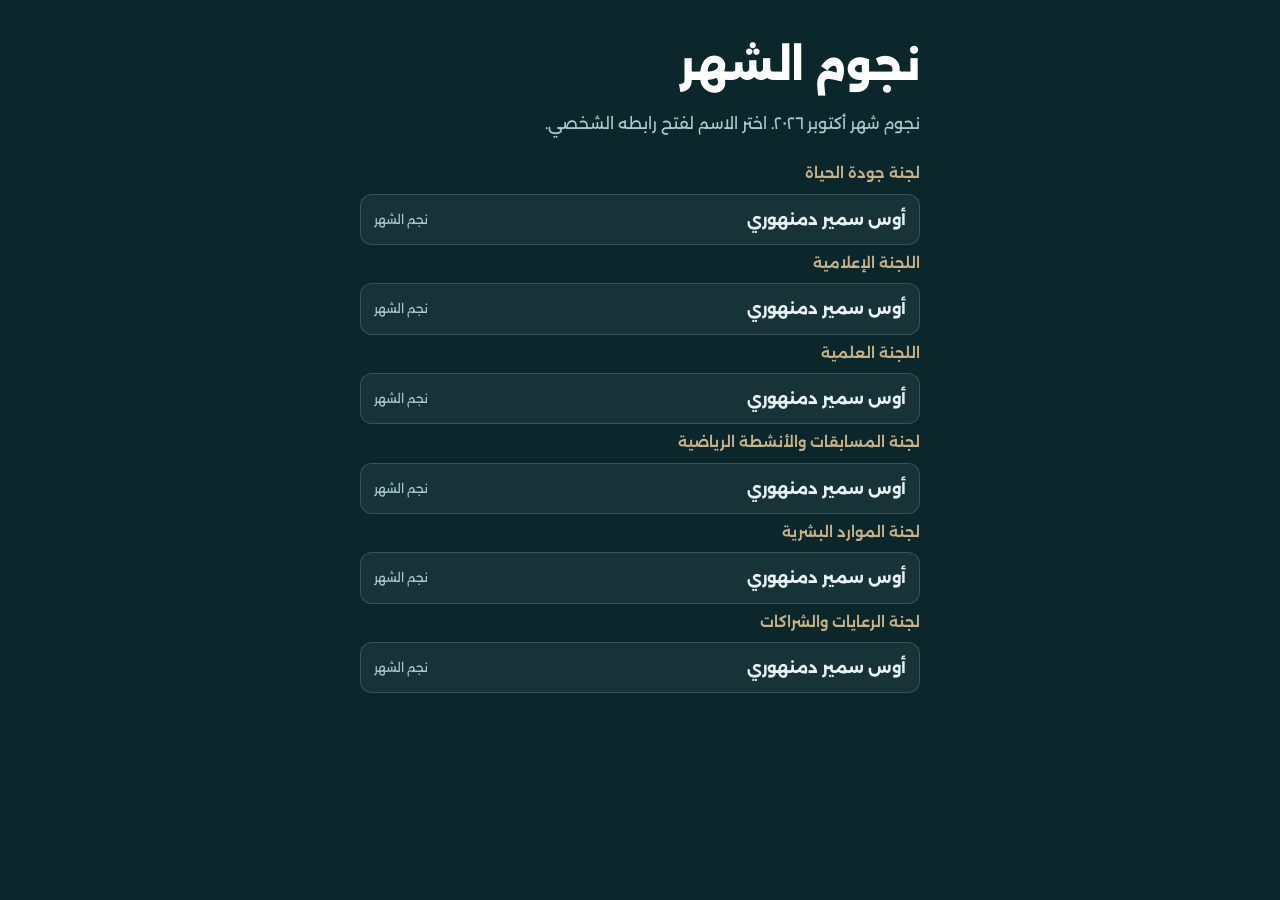
<file: index.html>
<!doctype html>
<html lang="ar" dir="rtl">
<head>
<meta charset="utf-8">
<meta name="viewport" content="width=device-width,initial-scale=1,viewport-fit=cover">
<title>نجوم الشهر · نادي الحاسبات</title>
<meta name="description" content="نجوم الشهر في نادي الحاسبات: تجربة تفاعلية لكل نجم ونجمة، بأربعة أساليب.">
<meta name="theme-color" content="#0c272c">
<meta property="og:type" content="website">
<meta property="og:locale" content="ar_SA">
<meta property="og:title" content="نجوم الشهر · نادي الحاسبات">
<meta property="og:description" content="وصلتك رسالة من نادي الحاسبات… افتحها لتكتشف ماستك.">
<meta property="og:image" content="https://monthlystar.vercel.app/og.jpg">
<meta property="og:url" content="https://monthlystar.vercel.app/">
<meta property="og:image:width" content="1200">
<meta property="og:image:height" content="630">
<meta name="twitter:card" content="summary_large_image">
<meta name="twitter:image" content="https://monthlystar.vercel.app/og.jpg">
<link rel="icon" href="/favicon.svg" type="image/svg+xml">
<link rel="apple-touch-icon" href="/apple-touch-icon.png">
<link rel="preconnect" href="https://fonts.googleapis.com">
<link rel="preconnect" href="https://fonts.gstatic.com" crossorigin>
<link rel="stylesheet" href="https://fonts.googleapis.com/css2?family=Alexandria:wght@400;600;800&display=swap">
<link rel="stylesheet" href="assets/core.css?v=bcacce79">
<style>
/* The live shell: four experiences behind one personal link, switched by a bottom tab bar
   (thumb reach on phones). Each experience runs in its own frame so its sound, timers and
   state are fully reset when the member switches tabs. */
html, body { height: 100%; overflow: hidden; }
body { display: flex; flex-direction: column; background: var(--abyss); }
.view { position: relative; flex: 1; min-height: 0; }
.view iframe { position: absolute; inset: 0; width: 100%; height: 100%; border: 0; display: block; background: var(--abyss); }
.loading { position: absolute; inset: 0; display: grid; place-items: center; pointer-events: none; transition: opacity .4s; }
.loading svg { width: 54px; animation: pulse 1.2s ease-in-out infinite; }
@keyframes pulse { 50% { transform: scale(1.12); opacity: .6; } }
.view.ready .loading { opacity: 0; }

.tabs {
  position: relative; z-index: 5; display: grid; grid-template-columns: repeat(4, 1fr);
  padding: 6px max(8px, env(safe-area-inset-right, 0px)) calc(6px + env(safe-area-inset-bottom, 0px)) max(8px, env(safe-area-inset-left, 0px));
  background: #081d21; box-shadow: 0 -1px 0 var(--line);
}
.tab {
  position: relative; display: grid; justify-items: center; gap: 2px; padding: 8px 4px 6px; min-height: 56px;
  border: 0; background: none; color: var(--ink-2); font: inherit; font-size: .76rem; font-weight: 600; cursor: pointer;
  border-radius: 12px; transition: color .25s, background-color .25s;
}
.tab svg { width: 24px; height: 24px; }
.tab:hover { color: var(--ink); }
.tab[aria-selected="true"] { color: var(--sand); background: rgba(201, 178, 138, .12); }
.tab[aria-selected="true"]::before { content: ""; position: absolute; top: -9px; width: 10px; height: 12px; background: var(--taupe-hi); clip-path: polygon(50% 0, 100% 40%, 50% 100%, 0 40%); }
@media (min-width: 900px) {
  .tabs { max-width: 620px; width: 100%; margin: 0 auto 14px; border-radius: 18px; box-shadow: 0 0 0 1px var(--line), 0 16px 40px rgba(0, 0, 0, .4); }
  body { background: radial-gradient(70% 60% at 50% 40%, #12393f, var(--abyss)); }
}

/* picker: only when the link carries no name */
.picker { position: fixed; inset: 0; z-index: 20; overflow: auto; background: var(--abyss);
  padding: calc(40px + env(safe-area-inset-top, 0px)) max(16px, env(safe-area-inset-right, 0px)) 40px max(16px, env(safe-area-inset-left, 0px)); }
.picker[hidden] { display: none; }
.picker .in { max-width: 560px; margin: 0 auto; display: grid; gap: 18px; }
.picker h1 { margin: 0; font-weight: 800; font-size: clamp(1.8rem, 7vw, 2.6rem); color: #fff; line-height: 1.25; }
.picker p { margin: 0; color: var(--ink-2); }
.group h2 { margin: 6px 0 8px; font-size: .9rem; font-weight: 600; color: var(--taupe-hi); }
.group ul { list-style: none; margin: 0; padding: 0; display: grid; gap: 8px; }
.group a { display: flex; justify-content: space-between; align-items: center; gap: 10px; padding: 12px 14px; border-radius: 12px; background: rgba(207, 229, 232, .06); box-shadow: inset 0 0 0 1px var(--line); color: var(--ink); text-decoration: none; font-weight: 600; }
.group a:hover { background: rgba(207, 229, 232, .12); }
.group a span { font-size: .78rem; font-weight: 400; color: var(--ink-2); }
</style>
</head>
<body>
<main class="view" id="view">
  <div class="loading" aria-hidden="true"><svg viewBox="0 0 200 160"><g stroke="#0c272c" stroke-width="8" stroke-linejoin="round"><polygon points="58,12 20,58 65,60" fill="#9fd6de"/><polygon points="58,12 100,12 65,60" fill="#e4f1f2"/><polygon points="100,12 65,60 135,60" fill="#cbe6e9"/><polygon points="100,12 142,12 135,60" fill="#dcecee"/><polygon points="142,12 180,58 135,60" fill="#5fb0bd"/><polygon points="20,58 65,60 100,148" fill="#358b9a"/><polygon points="65,60 135,60 100,148" fill="#9fd6de"/><polygon points="135,60 180,58 100,148" fill="#2a636d"/></g></svg></div>
  <iframe id="frame" title="تجربة نجم الشهر" allow="autoplay; web-share; clipboard-write"></iframe>
</main>

<nav class="tabs" role="tablist" aria-label="أسلوب التجربة">
  <button class="tab" role="tab" data-tab="cut" aria-controls="view" type="button">
    <svg viewBox="0 0 24 24" fill="none" stroke="currentColor" stroke-width="1.8" stroke-linejoin="round" aria-hidden="true"><path d="M7 4h10l4 5-9 11L3 9z"/><path d="M3 9h18M12 20 9 9l3-5 3 5z"/></svg>الصقل</button>
  <button class="tab" role="tab" data-tab="grade" aria-controls="view" type="button">
    <svg viewBox="0 0 24 24" fill="none" stroke="currentColor" stroke-width="1.8" stroke-linecap="round" stroke-linejoin="round" aria-hidden="true"><path d="M6 3h9l4 4v14H6z"/><path d="M15 3v4h4M9 11h7M9 14h5"/><circle cx="14" cy="18" r="2"/></svg>التقرير</button>
  <button class="tab" role="tab" data-tab="compile" aria-controls="view" type="button">
    <svg viewBox="0 0 24 24" fill="none" stroke="currentColor" stroke-width="1.8" stroke-linecap="round" stroke-linejoin="round" aria-hidden="true"><path d="m8 7-5 5 5 5M16 7l5 5-5 5M14 4l-4 16"/></svg>التجميع</button>
  <button class="tab" role="tab" data-tab="island" aria-controls="view" type="button">
    <svg viewBox="0 0 24 24" fill="none" stroke="currentColor" stroke-width="1.8" stroke-linecap="round" stroke-linejoin="round" aria-hidden="true"><path d="M2 15l10-5 10 5-10 5z"/><path d="M8 13V8l4-2v6M12 6l4 2v5"/></svg>الجزيرة</button>
</nav>

<section class="picker" id="picker" hidden aria-labelledby="pickTitle">
  <div class="in">
    <h1 id="pickTitle">نجوم الشهر</h1>
    <p id="pickLead"></p>
    <div id="groups"></div>
  </div>
</section>

<script src="assets/core.js?v=8bef0c1b"></script>
<script>
(function () {
  var S = window.SOTM, $ = S.$;
  var TABS = ['cut', 'grade', 'compile', 'island'];
  var frame = $('#frame'), view = $('#view');
  var q = new URLSearchParams(location.search);
  var hasName = !!(q.get('n') || q.get('name'));

  // pass the personal parameters through to each experience untouched
  function pageUrl(tab) {
    var p = new URLSearchParams();
    ['n', 'name', 'g', 'c'].forEach(function (k) { if (q.get(k)) p.set(k, q.get(k)); });
    return tab + '.html?' + p.toString();
  }
  function current() { var h = location.hash.slice(1); return TABS.indexOf(h) >= 0 ? h : 'cut'; }
  function show(tab, focus) {
    S.$$('.tab').forEach(function (b) {
      var on = b.dataset.tab === tab;
      b.setAttribute('aria-selected', on ? 'true' : 'false');
      b.tabIndex = on ? 0 : -1;
      if (on && focus) b.focus();
    });
    view.classList.remove('ready');
    frame.src = pageUrl(tab);
  }
  frame.addEventListener('load', function () { view.classList.add('ready'); try { frame.contentWindow.focus(); } catch (e) {} });
  S.$$('.tab').forEach(function (b, i) {
    b.addEventListener('click', function () { if (location.hash.slice(1) !== b.dataset.tab) location.hash = b.dataset.tab; else show(b.dataset.tab); });
    b.addEventListener('keydown', function (e) {
      var k = e.key === 'ArrowLeft' ? 1 : e.key === 'ArrowRight' ? -1 : 0; // RTL: left moves forward
      if (!k) return;
      e.preventDefault(); location.hash = TABS[(i + k + TABS.length) % TABS.length];
      setTimeout(function () { document.querySelector('.tab[aria-selected="true"]').focus(); }, 0);
    });
  });
  addEventListener('hashchange', function () { show(current()); });

  if (hasName) {
    show(current());
  } else {
    // no name in the link: list this month's stars so the right personal link is opened
    $('#picker').hidden = false;
    $('#pickLead').textContent = 'نجوم شهر ' + S.CONFIG.month + ' ' + S.CONFIG.year + '. اختر الاسم لفتح رابطه الشخصي.';
    var by = {};
    S.MEMBERS.forEach(function (m) { (by[m.committee] = by[m.committee] || []).push(m); });
    Object.keys(by).forEach(function (c) {
      var g = document.createElement('section'); g.className = 'group';
      g.innerHTML = '<h2>' + c + '</h2><ul></ul>';
      by[c].forEach(function (m) {
        var li = document.createElement('li'), a = document.createElement('a');
        a.href = '?n=' + encodeURIComponent(S.slug(m.name)) + '&c=' + encodeURIComponent(S.slug(m.committee));
        a.innerHTML = '<b></b><span></span>';
        a.querySelector('b').textContent = m.name;
        a.querySelector('span').textContent = m.g === 'f' ? 'نجمة الشهر' : 'نجم الشهر';
        li.appendChild(a); g.querySelector('ul').appendChild(li);
      });
      $('#groups').appendChild(g);
    });
    document.querySelector('.tabs').hidden = true;
    document.title = 'نجوم الشهر · نادي الحاسبات';
  }
})();
</script>
</body>
</html>
</file>
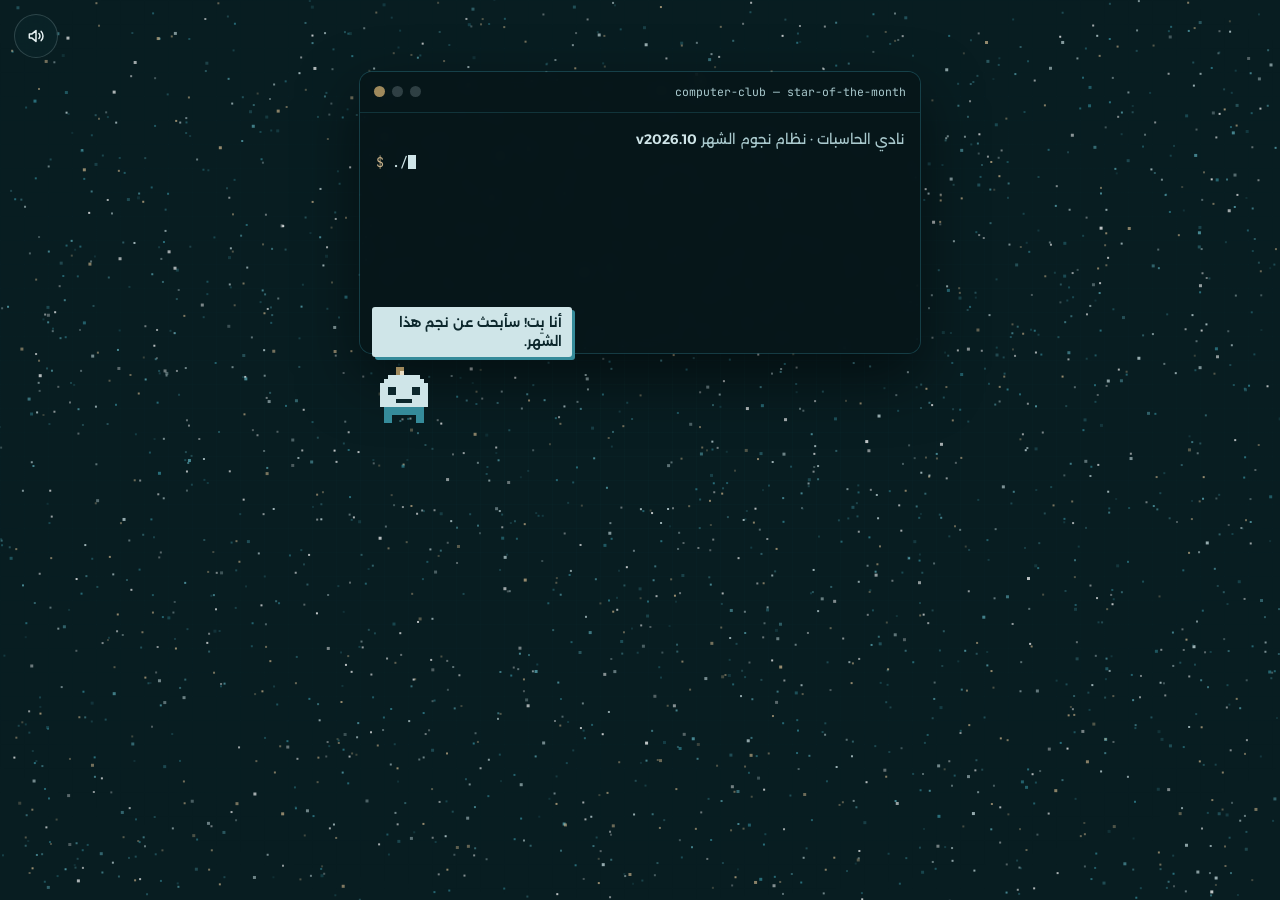
<file: compile.html>
<!doctype html>
<html lang="ar" dir="rtl">
<head>
<meta charset="utf-8">
<meta name="viewport" content="width=device-width,initial-scale=1,viewport-fit=cover">
<title>تجميع الماسة</title>
<meta name="theme-color" content="#0c272c">
<link rel="icon" href="/favicon.svg" type="image/svg+xml">
<link rel="preconnect" href="https://fonts.googleapis.com">
<link rel="preconnect" href="https://fonts.gstatic.com" crossorigin>
<link rel="stylesheet" href="https://fonts.googleapis.com/css2?family=Alexandria:wght@300;400;600;800&family=JetBrains+Mono:wght@400;600&display=swap">
<link rel="stylesheet" href="assets/core.css?v=bcacce79">
<style>
/* Concept D — the Computer Club's own medium: a terminal scans the club, then
   thousands of pixels compile into the diamond, and recompile into the member's name.
   Layout: terminal on top, a full-bleed pixel field behind, reveal at the bottom. */
body { height: 100%; overflow: hidden; background: #081d21; }
#field { position: fixed; inset: 0; width: 100%; height: 100%; display: block; touch-action: none; }
.grid-bg { position: fixed; inset: 0; pointer-events: none; opacity: .5;
  background-image: linear-gradient(rgba(53, 139, 154, .07) 1px, transparent 1px), linear-gradient(90deg, rgba(53, 139, 154, .07) 1px, transparent 1px);
  background-size: 24px 24px;
  -webkit-mask: radial-gradient(80% 60% at 50% 45%, #000, transparent); mask: radial-gradient(80% 60% at 50% 45%, #000, transparent);
}

.term {
  position: fixed; z-index: 10; left: 50%; top: calc(72px + env(safe-area-inset-top, 0px));
  width: min(calc(100% - 32px), 560px); translate: -50% 0;
  background: rgba(6, 22, 25, .86); -webkit-backdrop-filter: blur(6px); backdrop-filter: blur(6px);
  border-radius: 12px; box-shadow: 0 0 0 1px rgba(53, 139, 154, .35), 0 24px 60px rgba(0, 0, 0, .5);
  overflow: hidden; transition: transform 1s var(--ease-out), opacity .8s, top 1s var(--ease-out);
}
.term.away { transform: translateY(-30px) scale(.96); opacity: 0; pointer-events: none; }
.term__bar { display: flex; align-items: center; gap: 7px; padding: 10px 14px; direction: ltr; border-bottom: 1px solid rgba(53, 139, 154, .25); }
.term__bar i { width: 11px; height: 11px; border-radius: 50%; background: rgba(207, 229, 232, .2); }
.term__bar i:first-child { background: #9f895c; }
.term__bar span { margin-left: auto; font-family: var(--font-mono); font-size: .72rem; color: var(--ink-2); }
.term__body { padding: 14px 16px 16px; min-height: 240px; max-height: 46svh; overflow: hidden; font-family: var(--font-mono); font-size: .84rem; line-height: 1.75; }
.ln { white-space: pre-wrap; overflow-wrap: anywhere; }
.ln.cmd { direction: ltr; text-align: left; color: var(--mist); }
.ln.cmd .ps { color: var(--taupe-hi); }
.ln.out { direction: rtl; text-align: right; font-family: var(--font-ar); color: var(--ink-2); font-size: .86rem; }
.ln.out b { color: var(--mist); font-weight: 600; }
.ln.ok { color: #9fe0c5; }
.ln.gold { color: var(--taupe-hi); }
.bar { display: inline-block; direction: ltr; font-family: var(--font-mono); color: var(--teal); letter-spacing: -1px; }
.caret { display: inline-block; width: .6em; height: 1.1em; vertical-align: -.2em; background: var(--mist); animation: caret 1s steps(1) infinite; }
@keyframes caret { 50% { opacity: 0; } }

/* run key: an Enter keycap */
.run {
  position: fixed; z-index: 12; left: 50%; bottom: calc(40px + env(safe-area-inset-bottom, 0px)); translate: -50% 0;
  display: grid; justify-items: center; gap: 12px; text-align: center; transition: opacity .5s, transform .6s var(--ease-out);
}
.run[hidden] { display: none; }
.run p { margin: 0; color: var(--ink-2); font-size: .95rem; }
.keycap {
  position: relative; min-width: 190px; height: 64px; padding: 0 26px; border: 0; border-radius: 12px; cursor: pointer;
  display: inline-flex; align-items: center; justify-content: center; gap: 12px;
  font-family: var(--font-ar); font-weight: 700; font-size: 1.05rem; color: var(--abyss);
  background: linear-gradient(180deg, #f4fbfb, #cfe5e8);
  box-shadow: 0 6px 0 #6f9da3, 0 14px 24px rgba(0, 0, 0, .45);
  transition: transform .08s, box-shadow .08s;
}
.keycap kbd { font-family: var(--font-mono); font-size: .8rem; color: var(--deep); }
.keycap:active, .keycap.down { transform: translateY(5px); box-shadow: 0 1px 0 #6f9da3, 0 6px 12px rgba(0, 0, 0, .4); }
.keycap svg { width: 22px; height: 22px; }

/* mascot: بِت, a pixel sprite */
.bit { position: fixed; z-index: 11; width: 64px; height: 64px; image-rendering: pixelated; transition: left 1s var(--ease-out), top 1s var(--ease-out); }
.bit svg { width: 100%; height: 100%; display: block; shape-rendering: crispEdges; animation: hop 1.2s steps(2) infinite; }
@keyframes hop { 50% { transform: translateY(-4px); } }
.bit .blink { animation: bl 3.2s steps(1) infinite; }
@keyframes bl { 0%, 90% { opacity: 1; } 92%, 96% { opacity: 0; } }
.bit .say {
  position: absolute; bottom: 100%; left: 0; margin-bottom: 6px; width: max-content; max-width: 200px;
  font-family: var(--font-ar); font-size: .82rem; font-weight: 600; line-height: 1.45; color: var(--abyss); background: var(--mist);
  padding: .45em .8em; border-radius: 3px; box-shadow: 3px 3px 0 var(--teal); opacity: 0; transition: opacity .25s;
}
.bit .say.show { opacity: 1; }

/* reveal */
.reveal {
  position: fixed; z-index: 12; inset-inline: 0; bottom: 0; display: grid; justify-items: center; gap: 10px; text-align: center;
  padding: 0 max(20px, env(safe-area-inset-right, 0px)) calc(26px + env(safe-area-inset-bottom, 0px)) max(20px, env(safe-area-inset-left, 0px));
}
.reveal[hidden] { display: none; }
.reveal > * { animation: rise .8s var(--ease-out) both; }
.reveal > :nth-child(2) { animation-delay: .15s; } .reveal > :nth-child(3) { animation-delay: .3s; } .reveal > :nth-child(4) { animation-delay: .45s; }
@keyframes rise { from { opacity: 0; transform: translateY(20px); } to { opacity: 1; transform: none; } }
.role { display: flex; flex-wrap: wrap; justify-content: center; gap: .3em .7em; font-size: clamp(1rem, 4vw, 1.2rem); }
.role b { color: var(--taupe-hi); }
.role span { color: var(--ink-2); }
.msg { margin: 0; max-width: 34ch; font-weight: 300; color: var(--ink); text-wrap: pretty; }
.slogan { margin: 0; font-size: .82rem; color: var(--taupe-hi); }
.actions { display: flex; flex-wrap: wrap; justify-content: center; gap: 10px; }
.actions .btn { min-height: 48px; padding: 0 1.3em; font-size: .95rem; }
.sr { position: absolute; width: 1px; height: 1px; overflow: hidden; clip: rect(0 0 0 0); white-space: nowrap; }
.touch-hint { font-size: .78rem; color: rgba(169, 201, 205, .7); }
</style>
</head>
<body>
<canvas id="field" aria-hidden="true"></canvas>
<div class="grid-bg" aria-hidden="true"></div>

<section class="term" id="term" aria-label="الطرفية">
  <div class="term__bar"><i></i><i></i><i></i><span>computer-club — star-of-the-month</span></div>
  <div class="term__body" id="out" aria-live="polite"></div>
</section>

<div class="bit" id="bit" aria-hidden="true">
  <div class="say" id="bitSay"></div>
  <svg viewBox="0 0 16 16" id="bitSvg"></svg>
</div>

<div class="run" id="run" hidden>
  <p id="runHint"></p>
  <button class="keycap" id="runBtn" type="button"><svg viewBox="0 0 24 24" fill="none" stroke="currentColor" stroke-width="2.2" stroke-linecap="round" stroke-linejoin="round" aria-hidden="true"><path d="M20 5v7a3 3 0 0 1-3 3H5m0 0 4-4m-4 4 4 4"/></svg><span id="runLabel"></span><kbd>Enter</kbd></button>
</div>

<section class="reveal" id="reveal" hidden>
  <h1 class="sr" id="srName"></h1>
  <div class="role"><b id="title"></b><span id="committee"></span></div>
  <p class="msg" id="msg"></p>
  <p class="slogan" id="slogan"></p>
  <div class="actions">
    <button class="btn btn--gold" id="saveBtn" type="button"><svg viewBox="0 0 24 24" fill="none" stroke="currentColor" stroke-width="2" stroke-linecap="round" stroke-linejoin="round" aria-hidden="true"><path d="M12 4v11m0 0-4.5-4.5M12 15l4.5-4.5M5 19.5h14"/></svg><span id="saveLabel"></span></button>
    <button class="btn btn--ghost" id="shareBtn" type="button"><svg viewBox="0 0 24 24" fill="none" stroke="currentColor" stroke-width="2" stroke-linecap="round" stroke-linejoin="round" aria-hidden="true"><path d="M8.6 13.5l6.8 4M15.4 6.5l-6.8 4"/><circle cx="18" cy="5" r="2.6"/><circle cx="6" cy="12" r="2.6"/><circle cx="18" cy="19" r="2.6"/></svg>مشاركة</button>
    <button class="btn btn--ghost" id="againBtn" type="button"><svg viewBox="0 0 24 24" fill="none" stroke="currentColor" stroke-width="2" stroke-linecap="round" stroke-linejoin="round" aria-hidden="true"><path d="M4 12a8 8 0 1 0 2.4-5.7M4 4v4.5h4.5"/></svg>من جديد</button>
  </div>
  <p class="touch-hint" id="touchHint"></p>
</section>

<script src="assets/core.js?v=8bef0c1b"></script>
<script>
(function () {
  var S = window.SOTM, m = S.member, G = S.G, $ = S.$;
  S.sound.mountButton();

  /* ---------- Bit, the pixel sprite ---------- */
  var BIT = [
    '................',
    '......XX........',
    '......XG........',
    '....MMMMMMMM....',
    '...MMMMMMMMMM...',
    '..MMMMMMMMMMMM..',
    '..MMKKMMMMKKMM..',
    '..MMKKMMMMKKMM..',
    '..MMMMMMMMMMMM..',
    '..MMMMKKKKMMMM..',
    '..MMMMMMMMMMMM..',
    '...TTTTTTTTTT...',
    '...TTTTTTTTTT...',
    '...TT......TT...',
    '...TT......TT...',
    '................'];
  var COL = { M: '#cfe5e8', K: '#0c272c', T: '#358b9a', X: '#9f895c', G: '#e9dcc3' };
  var svg = '';
  BIT.forEach(function (row, y) { for (var x = 0; x < 16; x++) { var ch = row[x]; if (COL[ch]) svg += '<rect class="' + (ch === 'K' && y < 8 ? 'blink' : '') + '" x="' + x + '" y="' + y + '" width="1" height="1" fill="' + COL[ch] + '"/>'; } });
  $('#bitSvg').innerHTML = svg;
  var bit = $('#bit'), bitSay = $('#bitSay');
  function bitTo(x, y) { bit.style.left = x + 'px'; bit.style.top = y + 'px'; }
  function bitTalk(t, ms) { bitSay.textContent = t; bitSay.classList.add('show'); clearTimeout(bitTalk.h); if (ms) bitTalk.h = setTimeout(function () { bitSay.classList.remove('show'); }, ms); }
  function placeBit() {
    var t = $('#term').getBoundingClientRect();
    bitTo(t.left + 12, t.bottom + 10);
  }
  placeBit(); addEventListener('resize', function () { if (!$('#term').classList.contains('away')) placeBit(); });

  /* ---------- terminal script ---------- */
  var out = $('#out');
  var monthSlug = 'oct-2026';
  function line(cls, html) { var d = document.createElement('div'); d.className = 'ln ' + cls; d.innerHTML = html || ''; out.appendChild(d); while (out.scrollHeight > out.clientHeight + 4 && out.children.length > 1) out.removeChild(out.firstChild); return d; }
  function typeCmd(text) {
    return new Promise(function (res) {
      var d = line('cmd', '<span class="ps">$</span> '), i = 0, span = document.createElement('span'), caret = document.createElement('span');
      caret.className = 'caret'; d.appendChild(span); d.appendChild(caret);
      (function tick() {
        span.textContent = text.slice(0, ++i); if (i % 2) S.sound.play('key');
        if (i < text.length) setTimeout(tick, S.reducedMotion() ? 0 : 28 + Math.random() * 40); else { caret.remove(); setTimeout(res, 250); }
      })();
    });
  }
  function bar(label, ms) {
    return new Promise(function (res) {
      var d = line('out', '<b>' + label + '</b> <span class="bar"></span> <span class="pc">٠٪</span>'), b = d.querySelector('.bar'), pc = d.querySelector('.pc'), k = 0, N = 12;
      var ar = function (n) { return String(n).replace(/\d/g, function (c) { return '٠١٢٣٤٥٦٧٨٩'[c]; }); };
      (function step() {
        k++; b.textContent = '█'.repeat(k) + '░'.repeat(N - k); pc.textContent = ar(Math.round(k / N * 100)) + '٪';
        if (k % 3 === 0) S.sound.play('tick');
        if (k < N) setTimeout(step, ms / N); else setTimeout(res, 120);
      })();
    });
  }
  var wait = S.wait;
  var started = false;

  function boot() {
    line('out', 'نادي الحاسبات · نظام نجوم الشهر <b>v2026.10</b>');
    setTimeout(function () { bitTalk(G('أنا بِت! سأبحث عن نجمة هذا الشهر.', 'أنا بِت! سأبحث عن نجم هذا الشهر.'), 3800); }, 600);
    wait(900).then(function () { return typeCmd('./scan --club=computer --month=' + monthSlug); })
      .then(function () { line('out', 'جارٍ مسح <b>٦ لجان</b> و<b>١٧ عضوًا</b>…'); return wait(500); })
      .then(function () { return bar('الشغف', 700); })
      .then(function () { return bar('العطاء', 600); })
      .then(function () { return bar('الإبداع', 600); })
      .then(function () { return bar('روح الفريق', 500); })
      .then(function () { var d = line('out gold', '✦ وُجدت إشارة ماسية في <b>' + m.committee + '</b>'); S.sound.play('ping', 1.1); return wait(700); })
      .then(function () { return typeCmd('compile diamond.dmd --for=' + '█'.repeat(Math.min(10, m.name.length))); })
      .then(function () { line('out', G('التجميع جاهز. ينتظر أمركِ.', 'التجميع جاهز. ينتظر أمرك.')); $('#run').hidden = false; bitTalk(G('اضغطي Enter لنبدأ!', 'اضغط Enter لنبدأ!'), 0); });
  }

  /* ---------- pixel field ---------- */
  var cv = $('#field'), cx = cv.getContext('2d'), W = 0, H = 0, DPR = 1, P = [], mode = 'drift', pointer = { x: -999, y: -999, on: false };
  var COLORS = ['#cfe5e8', '#358b9a', '#5fb0bd', '#ffffff', '#c9b28a', '#2a636d'];
  function resize() {
    DPR = Math.min(devicePixelRatio || 1, 2); W = innerWidth; H = innerHeight;
    cv.width = W * DPR; cv.height = H * DPR; cx.setTransform(DPR, 0, 0, DPR, 0, 0);
    if (mode === 'diamond') setTargets(diamondPoints());
    if (mode === 'name') setTargets(namePoints());
  }
  var COUNT = Math.round(Math.min(2600, Math.max(1300, innerWidth * innerHeight / 260)));
  for (var i = 0; i < COUNT; i++) {
    P.push({ x: Math.random() * innerWidth, y: Math.random() * innerHeight, vx: 0, vy: 0, tx: null, ty: null,
      s: Math.random() < 0.85 ? 2 : 3, c: COLORS[i % COLORS.length], d: Math.random() * 6.28, a: 0.25 + Math.random() * 0.5 });
  }
  resize(); addEventListener('resize', resize);

  function sample(drawFn, gap) {
    var o = document.createElement('canvas'); o.width = W; o.height = H;
    var g = o.getContext('2d'); drawFn(g);
    var data = g.getImageData(0, 0, W, H).data, pts = [];
    for (var y = 0; y < H; y += gap) for (var x = 0; x < W; x += gap) if (data[(y * W + x) * 4 + 3] > 128) pts.push([x, y]);
    return pts;
  }
  function diamondPoints() {
    var w = Math.min(W * 0.78, 420), cy = H * 0.42;
    return sample(function (g) {
      S.drawDiamond(g, W / 2, cy, w, { fills: ['rgba(0,0,0,0)', 'rgba(0,0,0,0)', 'rgba(0,0,0,0)', 'rgba(0,0,0,0)', 'rgba(0,0,0,0)', 'rgba(0,0,0,0)', 'rgba(0,0,0,0)', 'rgba(0,0,0,0)'], stroke: '#fff', lineWidth: 5 });
    }, W < 500 ? 3 : 4);
  }
  var nameLines = [];
  function namePoints() {
    var maxW = W * 0.88, fs = Math.min(W * 0.2, 150);
    var c = document.createElement('canvas').getContext('2d');
    // one line if it fits large enough, otherwise first name / rest
    c.font = '800 ' + fs + 'px Alexandria';
    nameLines = [m.name];
    if (c.measureText(m.name).width > maxW) {
      var one = S.fitText(c, m.name, maxW, fs, '800', 'Alexandria');
      if (one < fs * 0.62 && m.rest) { nameLines = [m.first, m.rest]; fs = Math.min(S.fitText(c, m.first, maxW, fs, '800', 'Alexandria'), S.fitText(c, m.rest, maxW, fs, '800', 'Alexandria')); }
      else fs = one;
    }
    var lh = fs * 1.15, top = H * 0.4 - (nameLines.length - 1) * lh / 2;
    return sample(function (g) {
      g.fillStyle = '#fff'; g.font = '800 ' + fs + 'px Alexandria'; g.textAlign = 'center'; g.textBaseline = 'middle'; g.direction = 'rtl';
      nameLines.forEach(function (l, i) { g.fillText(l, W / 2, top + i * lh); });
    }, W < 500 ? 3 : 4);
  }
  function setTargets(pts) {
    // shuffle so the assembly reads as a swarm, not a scan line
    for (var i = pts.length - 1; i > 0; i--) { var j = (Math.random() * (i + 1)) | 0, t = pts[i]; pts[i] = pts[j]; pts[j] = t; }
    P.forEach(function (p, i) {
      if (i < pts.length) { p.tx = pts[i][0]; p.ty = pts[i][1]; p.a = 1; }
      else { p.tx = null; p.ty = null; p.a = 0.18 + Math.random() * 0.3; }
    });
  }
  function scatter(power) {
    P.forEach(function (p) { var a = Math.random() * 6.28, sp = Math.random() * power; p.vx += Math.cos(a) * sp; p.vy += Math.sin(a) * sp; });
  }

  cv.addEventListener('pointermove', function (e) { pointer.x = e.clientX; pointer.y = e.clientY; pointer.on = true; });
  cv.addEventListener('pointerdown', function (e) { pointer.x = e.clientX; pointer.y = e.clientY; pointer.on = true; });
  cv.addEventListener('pointerleave', function () { pointer.on = false; });
  cv.addEventListener('pointerup', function (e) { if (e.pointerType !== 'mouse') pointer.on = false; });

  var last = performance.now();
  function frame(now) {
    var dt = Math.min(2, (now - last) / 16.7); last = now;
    cx.clearRect(0, 0, W, H);
    var R = 70;
    for (var i = 0; i < P.length; i++) {
      var p = P[i];
      if (p.tx != null) {
        p.vx += (p.tx - p.x) * 0.012 * dt; p.vy += (p.ty - p.y) * 0.012 * dt;
        p.vx *= 0.86; p.vy *= 0.86;
      } else {
        p.d += 0.01 * dt; p.vx += Math.cos(p.d) * 0.02; p.vy += Math.sin(p.d) * 0.02 + 0.004;
        p.vx *= 0.98; p.vy *= 0.98;
        if (p.y > H + 10) p.y = -10; if (p.x < -10) p.x = W + 10; if (p.x > W + 10) p.x = -10; if (p.y < -12) p.y = H + 8;
      }
      if (pointer.on) {
        var dx = p.x - pointer.x, dy = p.y - pointer.y, d2 = dx * dx + dy * dy;
        if (d2 < R * R) { var f = (1 - Math.sqrt(d2) / R) * 2.2; var dd = Math.sqrt(d2) || 1; p.vx += dx / dd * f; p.vy += dy / dd * f; }
      }
      p.x += p.vx * dt; p.y += p.vy * dt;
      cx.globalAlpha = p.a; cx.fillStyle = p.c; cx.fillRect(p.x, p.y, p.s, p.s);
    }
    cx.globalAlpha = 1;
    if (!stepping) requestAnimationFrame(frame);
  }
  var stepping = false;
  requestAnimationFrame(frame);
  // ?debug: let a test advance the physics without waiting on real frames
  if (/[?&]debug\b/.test(location.search)) window.__step = function (n) { stepping = true; for (var k = 0; k < n; k++) { last = performance.now() - 16.7; frame(performance.now()); } stepping = false; };

  /* ---------- run ---------- */
  function run() {
    if (started) return; started = true;
    S.sound.unlock(); S.sound.startMusic();
    $('#runBtn').classList.add('down'); setTimeout(function () { $('#runBtn').classList.remove('down'); }, 120);
    S.sound.play('blip');
    $('#run').hidden = true; bitTalk('جارٍ التجميع…', 2000);
    var d = line('ok', 'compiling ██████████ done'); d.className = 'ln cmd ok';
    setTimeout(function () {
      $('#term').classList.add('away');
      bitTo(16, innerHeight * 0.14);
      mode = 'diamond'; S.fontsReady(['800 100px Alexandria']).then(function () { setTargets(diamondPoints()); });
      S.sound.play('whoosh');
      setTimeout(function () { S.sound.play('ping', 0.8); bitTalk('هذه هي الماسة!', 2200); }, 1800);
      setTimeout(function () {
        scatter(14); S.sound.play('chisel');
        mode = 'name'; setTargets(namePoints());
        S.sound.play('whoosh');
      }, 4200);
      setTimeout(function () {
        S.sound.play('reveal');
        S.burst(innerWidth / 2, innerHeight * 0.4, 70, { speed: 10, lift: 4 });
        $('#srName').textContent = m.name;
        $('#reveal').hidden = false;
        bitTalk(G('ألف مبروك يا نجمتنا!', 'ألف مبروك يا نجمنا!'), 4000);
      }, 6400);
    }, 600);
  }
  $('#runBtn').addEventListener('click', run);
  addEventListener('keydown', function (e) { if (e.key === 'Enter' && !$('#run').hidden) { e.preventDefault(); run(); } });

  $('#runHint').textContent = G('كل شيء جاهز. شغّلي البرنامج.', 'كل شيء جاهز. شغّل البرنامج.');
  $('#runLabel').textContent = G('شغّلي', 'شغّل');
  $('#title').textContent = m.title;
  $('#committee').textContent = m.committee + ' · ' + S.CONFIG.month + ' ' + S.CONFIG.year;
  $('#msg').textContent = G('تألّقكِ لم يكن خطأً في الكود. كان نتيجة شغفكِ وعطائكِ وجهدكِ المستمر. استمري في الإبداع.',
    'تألّقك لم يكن خطأً في الكود. كان نتيجة شغفك وعطائك وجهدك المستمر. استمر في الإبداع.');
  $('#slogan').textContent = S.CONFIG.slogan;
  $('#saveLabel').textContent = G('احفظي البطاقة', 'احفظ البطاقة');
  $('#touchHint').textContent = G('المسي اسمكِ لتبعثري البكسلات.', 'المس اسمك لتبعثر البكسلات.');
  $('#againBtn').addEventListener('click', function () { location.reload(); });
  boot();

  /* ---------- share card ---------- */
  function buildCard() {
    return S.fontsReady(['800 80px Alexandria', '400 40px Alexandria', '600 30px "JetBrains Mono"']).then(function () {
      var Wc = 1080, Hc = 1920, c = document.createElement('canvas'); c.width = Wc; c.height = Hc;
      var x = c.getContext('2d');
      x.fillStyle = '#081d21'; x.fillRect(0, 0, Wc, Hc);
      x.strokeStyle = 'rgba(53,139,154,.12)'; x.lineWidth = 1;
      for (var gx = 0; gx < Wc; gx += 40) { x.beginPath(); x.moveTo(gx, 0); x.lineTo(gx, Hc); x.stroke(); }
      for (var gy = 0; gy < Hc; gy += 40) { x.beginPath(); x.moveTo(0, gy); x.lineTo(Wc, gy); x.stroke(); }
      // pixel diamond
      var o = document.createElement('canvas'); o.width = 600; o.height = 480; var og = o.getContext('2d');
      S.drawDiamond(og, 300, 240, 560, { stroke: '#2a636d', lineWidth: 7 });
      var dat = og.getImageData(0, 0, 600, 480).data;
      for (var yy = 0; yy < 480; yy += 8) for (var xx = 0; xx < 600; xx += 8) {
        var k = (yy * 600 + xx) * 4; if (dat[k + 3] < 128) continue;
        x.fillStyle = 'rgb(' + dat[k] + ',' + dat[k + 1] + ',' + dat[k + 2] + ')'; x.fillRect(240 + xx, 300 + yy, 7, 7);
      }
      // name in pixels
      var nf = 210, tmp = document.createElement('canvas').getContext('2d');
      nf = S.fitText(tmp, m.name, 980, 200, '800', 'Alexandria');
      var nc = document.createElement('canvas'); nc.width = 1080; nc.height = 360; var ng = nc.getContext('2d');
      ng.fillStyle = '#fff'; ng.font = '800 ' + nf + 'px Alexandria'; ng.textAlign = 'center'; ng.textBaseline = 'middle'; ng.direction = 'rtl'; ng.fillText(m.name, 540, 180);
      var nd = ng.getImageData(0, 0, 1080, 360).data, step = nf > 120 ? 6 : 4;
      for (yy = 0; yy < 360; yy += step) for (xx = 0; xx < 1080; xx += step) {
        if (nd[(yy * 1080 + xx) * 4 + 3] < 128) continue;
        x.fillStyle = Math.random() < 0.12 ? '#c9b28a' : (Math.random() < 0.5 ? '#ffffff' : '#cfe5e8'); x.fillRect(xx, 940 + yy, step - 1, step - 1);
      }
      x.direction = 'rtl'; x.textAlign = 'center';
      x.fillStyle = '#c9b28a'; x.font = '700 56px Alexandria'; x.fillText(m.title, 540, 1390);
      x.fillStyle = '#cfe5e8'; x.font = '400 40px Alexandria';
      S.wrapLines(x, m.committee, 900).forEach(function (l, i) { x.fillText(l, 540, 1460 + i * 54); });
      x.fillStyle = '#a9c9cd'; x.font = '400 34px Alexandria'; x.fillText(S.CONFIG.month + ' ' + S.CONFIG.year + ' · ' + S.CONFIG.club, 540, 1580);
      x.direction = 'ltr'; x.fillStyle = '#358b9a'; x.font = '400 30px "JetBrains Mono", monospace'; x.fillText('$ compile diamond.dmd  ✓ done', 540, 1700);
      x.direction = 'rtl'; x.fillStyle = '#e9dcc3'; x.font = '600 36px Alexandria'; x.fillText(S.CONFIG.slogan, 540, 1790);
      return c;
    });
  }
  $('#saveBtn').addEventListener('click', function () { S.sound.play('blip'); buildCard().then(function (c) { return S.saveCanvas(c); }); });
  $('#shareBtn').addEventListener('click', function () { S.sound.play('blip'); buildCard().then(function (c) { return S.shareCanvas(c); }); });
})();
</script>
</body>
</html>
</file>
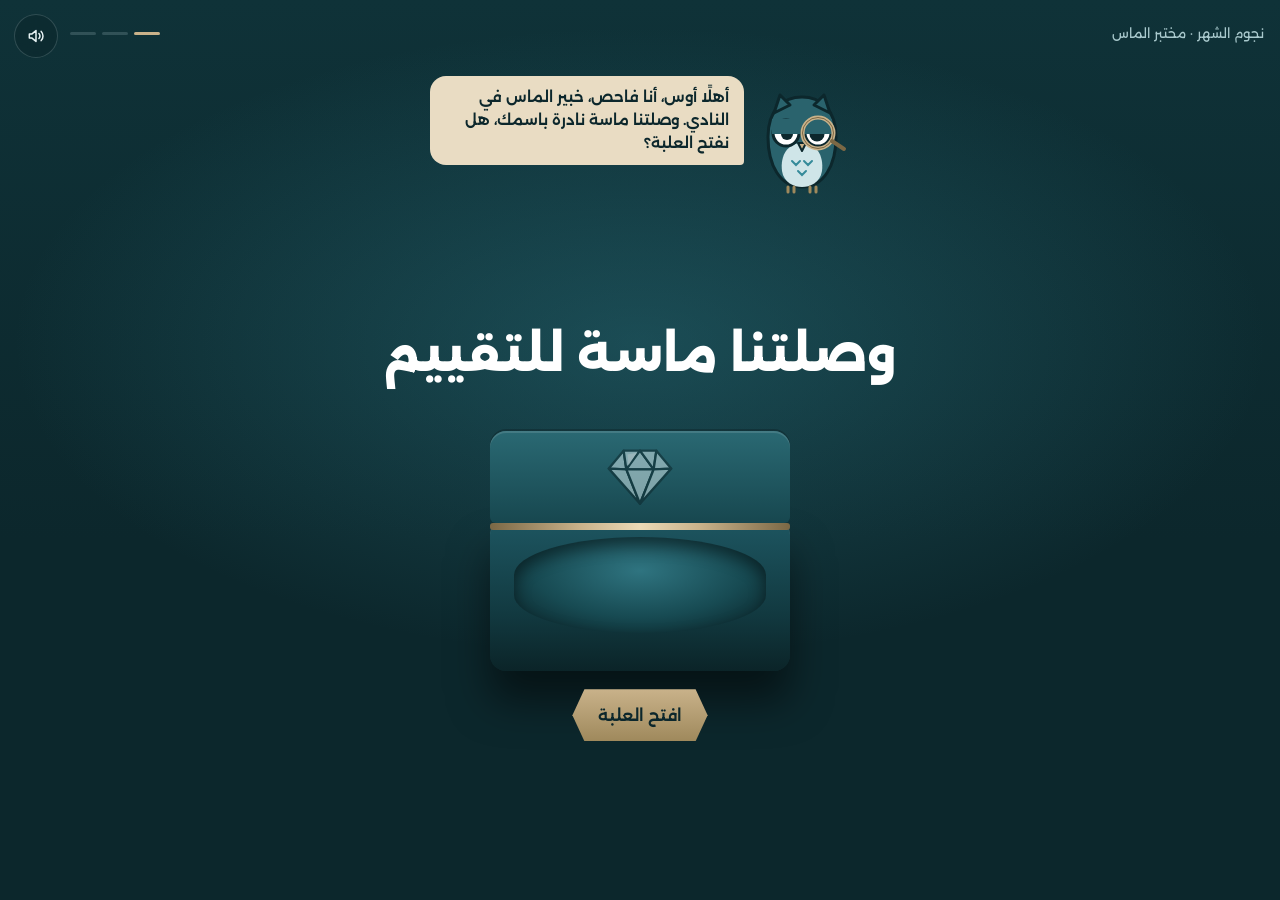
<file: grade.html>
<!doctype html>
<html lang="ar" dir="rtl">
<head>
<meta charset="utf-8">
<meta name="viewport" content="width=device-width,initial-scale=1,viewport-fit=cover">
<title>تقرير الماسة</title>
<meta name="theme-color" content="#0c272c">
<link rel="icon" href="/favicon.svg" type="image/svg+xml">
<link rel="preconnect" href="https://fonts.googleapis.com">
<link rel="preconnect" href="https://fonts.gstatic.com" crossorigin>
<link rel="stylesheet" href="https://fonts.googleapis.com/css2?family=Alexandria:wght@300;400;600;800&family=Aref+Ruqaa:wght@400;700&family=JetBrains+Mono:wght@400;600&display=swap">
<link rel="stylesheet" href="assets/core.css?v=bcacce79">
<style>
/* Concept B — a jeweler's lab. Open the case, inspect the stone with a loupe,
   and a grading report prints out. Layout: a single centered bench, scenes swap in place. */
html, body { height: auto; }
body {
  min-height: 100%;
  background:
    radial-gradient(70% 50% at 50% 38%, rgba(53, 139, 154, .35), transparent 70%),
    linear-gradient(180deg, #0f3238 0%, var(--abyss) 60%);
  background-attachment: fixed;
}
.bench {
  min-height: 100svh;
  display: grid; grid-template-rows: auto 1fr auto; justify-items: center;
  padding: calc(76px + env(safe-area-inset-top, 0px)) max(16px, env(safe-area-inset-right, 0px)) calc(28px + env(safe-area-inset-bottom, 0px)) max(16px, env(safe-area-inset-left, 0px));
  gap: 18px;
}
.top {
  position: fixed; z-index: 20; top: 0; inset-inline: 0;
  padding: calc(22px + env(safe-area-inset-top, 0px)) max(16px, env(safe-area-inset-right, 0px)) 0 max(70px, env(safe-area-inset-left, 0px));
  display: flex; justify-content: space-between; align-items: center; pointer-events: none;
  font-size: .82rem; color: var(--ink-2);
}
.top .steps { display: flex; gap: 6px; direction: rtl; }
.top .steps i { width: 26px; height: 3px; border-radius: 2px; background: rgba(207, 229, 232, .18); transition: background-color .4s; }
.top .steps i.on { background: var(--taupe-hi); }

.scene { width: 100%; max-width: 520px; display: grid; justify-items: center; align-content: center; gap: 18px; text-align: center; }
.scene[hidden] { display: none !important; }
.scene.enter { animation: rise .8s var(--ease-out) both; }
@keyframes rise { from { opacity: 0; transform: translateY(26px); } to { opacity: 1; transform: none; } }
h1 { margin: 0; font-weight: 800; font-size: clamp(1.9rem, 8vw, 3rem); line-height: 1.2; color: var(--white); text-wrap: balance; }
.lead { margin: 0; max-width: 34ch; color: var(--ink-2); font-size: clamp(.98rem, 3.8vw, 1.1rem); text-wrap: pretty; }

/* ---------- the case ---------- */
.case { position: relative; width: min(74vw, 300px); aspect-ratio: 1.25; perspective: 900px; margin-top: 30px; }
.case__base {
  position: absolute; inset: 38% 0 0; border-radius: 10px 10px 16px 16px;
  background: linear-gradient(180deg, #1d5560, #123a41 60%, #0b2428);
  box-shadow: 0 30px 40px rgba(0, 0, 0, .5), inset 0 2px 0 rgba(255, 255, 255, .08);
}
.case__base::before { /* velvet cushion */
  content: ""; position: absolute; inset: 10% 8% 26%; border-radius: 50% / 40%;
  background: radial-gradient(60% 70% at 50% 35%, #2f7480, #174a52 70%, #0f3238);
  box-shadow: inset 0 8px 16px rgba(0, 0, 0, .45);
}
.case__trim { position: absolute; inset-inline: 0; top: 38%; height: 7px; background: linear-gradient(90deg, #7b6845, #c9b28a 30%, #ead9b6 50%, #c9b28a 70%, #7b6845); border-radius: 3px; z-index: 3; }
.case__lid {
  position: absolute; inset: 0 0 62%; border-radius: 16px 16px 6px 6px; z-index: 4;
  background: linear-gradient(180deg, #2a6973, #17474f);
  box-shadow: inset 0 2px 0 rgba(255, 255, 255, .12), 0 -2px 0 rgba(0, 0, 0, .2);
  transform-origin: 50% 100%; transition: transform 1.2s cubic-bezier(.3, 1.4, .5, 1);
  display: grid; place-items: center;
}
.case__lid svg { width: 26%; opacity: .55; }
.case.open .case__lid { transform: translateY(-6%) rotateX(68deg); filter: brightness(1.25); }
.case__gem {
  position: absolute; left: 50%; top: 46%; width: 46%; translate: -50% -50%; z-index: 2;
  opacity: 0; transition: opacity .6s .5s, transform 1.3s .5s var(--ease-out);
}
.case.open .case__gem { opacity: 1; transform: translateY(-34%); }
.case__glow { position: absolute; left: 50%; top: 30%; width: 120%; aspect-ratio: 1; translate: -50% -50%; z-index: 1; border-radius: 50%;
  background: radial-gradient(closest-side, rgba(207, 229, 232, .45), transparent); opacity: 0; transition: opacity 1.4s .6s; pointer-events: none; }
.case.open .case__glow { opacity: 1; }

/* ---------- mascot: فاحص the owl ---------- */
.owl { position: relative; width: 96px; height: 104px; flex: none; }
.owl svg { width: 100%; height: 100%; overflow: visible; }
.owl .lids { animation: blink 5s infinite; transform-origin: 50% 44%; }
@keyframes blink { 0%, 93%, 100% { transform: scaleY(0); } 96% { transform: scaleY(1); } }
.owl .loupe-arm { transform-origin: 66px 44px; transition: transform .5s var(--ease-out); }
.owl.peer .loupe-arm { transform: rotate(-14deg) translate(-2px, -2px); }
.owl .body { animation: breathe 3.8s ease-in-out infinite; transform-origin: 50% 100%; }
@keyframes breathe { 50% { transform: scaleY(1.025); } }
.guide { display: flex; align-items: flex-end; gap: 10px; direction: rtl; max-width: 420px; }
.say {
  position: relative; margin: 0 0 30px; text-align: start;
  background: var(--sand); color: var(--abyss); font-weight: 600; font-size: .92rem; line-height: 1.55;
  padding: .7em 1em; border-radius: 16px 16px 4px 16px;
  min-height: 2.6em; transition: opacity .3s;
}
.say.swap { opacity: 0; }

/* ---------- inspection ---------- */
.lab { position: relative; width: min(80vw, 340px); aspect-ratio: 200 / 160; margin: 40px 0 44px; touch-action: none; user-select: none; }
.lab__gem { width: 100%; height: 100%; display: block; filter: drop-shadow(0 18px 28px rgba(0, 0, 0, .45)); }
.spot {
  position: absolute; width: 44px; height: 44px; translate: -50% -50%; border: 0; padding: 0; background: transparent; cursor: pointer; border-radius: 50%;
}
.spot::before { content: ""; position: absolute; inset: 15px; border-radius: 50%; background: var(--taupe-hi); box-shadow: 0 0 0 0 rgba(201, 178, 138, .7); animation: pulse 1.6s infinite; }
@keyframes pulse { to { box-shadow: 0 0 0 14px rgba(201, 178, 138, 0); } }
.spot.found::before { animation: none; background: var(--teal); box-shadow: 0 0 0 3px #fff; }
.spot.found { cursor: default; }
.loupe {
  position: absolute; z-index: 5; width: 132px; height: 132px; left: 0; top: 0; margin: -66px 0 0 -66px;
  border-radius: 50%; overflow: hidden; cursor: grab; touch-action: none;
  box-shadow: 0 0 0 7px #c9b28a, 0 0 0 9px #7b6845, 0 18px 30px rgba(0, 0, 0, .5);
  background: #0f3238;
}
.loupe:active { cursor: grabbing; }
.loupe__view { position: absolute; left: 0; top: 0; transform-origin: 0 0; }
.loupe__view svg { display: block; }
.loupe::after { content: ""; position: absolute; inset: 0; border-radius: 50%; background: radial-gradient(circle at 30% 25%, rgba(255, 255, 255, .35), transparent 40%); pointer-events: none; }
.loupe__handle { position: absolute; z-index: 4; width: 16px; height: 70px; border-radius: 8px; background: linear-gradient(90deg, #5e4f33, #9f895c, #5e4f33); transform-origin: 50% 0; pointer-events: none; }
.readout { display: grid; grid-template-columns: repeat(4, 1fr); gap: 8px; width: 100%; max-width: 420px; }
.readout div { padding: 10px 6px; border-radius: 8px; background: rgba(207, 229, 232, .06); box-shadow: inset 0 0 0 1px var(--line); transition: background-color .4s, box-shadow .4s; }
.readout b { display: block; font-size: .95rem; color: var(--ink-2); transition: color .4s; }
.readout span { display: block; font-size: .72rem; color: rgba(169, 201, 205, .6); }
.readout div.on { background: rgba(201, 178, 138, .14); box-shadow: inset 0 0 0 1px rgba(201, 178, 138, .5); }
.readout div.on b { color: var(--taupe-hi); }
.readout div.on span { color: var(--sand); }
.auto { font-size: .86rem; color: var(--ink-2); background: none; border: 0; text-decoration: underline; text-underline-offset: 4px; cursor: pointer; padding: 8px; }

/* ---------- printer & certificate ---------- */
.printer { position: relative; width: 100%; max-width: 470px; padding-top: 18px; }
.printer__slot { position: relative; z-index: 3; height: 18px; margin: 0 6px; border-radius: 9px; background: linear-gradient(180deg, #06171a, #0f3238); box-shadow: inset 0 3px 6px rgba(0, 0, 0, .7), 0 1px 0 rgba(255, 255, 255, .08); }
.printer__feed { position: relative; z-index: 2; margin-top: -9px; overflow: hidden; clip-path: inset(0 -40px -60px -40px); }
.printer__feed .cert { transform: translateY(-101%); }
.printing .printer__feed .cert { transition: transform 3.4s cubic-bezier(.45, .05, .35, 1); transform: translateY(0); }
.done-actions { display: flex; flex-wrap: wrap; justify-content: center; gap: 10px; margin-top: 6px; }
.done-actions .btn { min-height: 48px; padding: 0 1.3em; font-size: .95rem; }
.final-title { margin: 0; font-weight: 800; font-size: clamp(1.4rem, 6vw, 2rem); color: var(--white); }
.final-title b { color: var(--taupe-hi); font-weight: 800; }
</style>
</head>
<body>
<header class="top"><span>نجوم الشهر · مختبر الماس</span><span class="steps" aria-hidden="true"><i class="on"></i><i></i><i></i></span></header>

<main class="bench">
  <div class="guide" id="guide">
    <div class="owl" id="owl" aria-hidden="true">
      <svg viewBox="0 0 96 104">
        <g class="body">
          <path d="M48 6 C30 6 14 18 14 46 C14 74 26 96 48 96 C70 96 82 74 82 46 C82 18 66 6 48 6Z" fill="#2a636d" stroke="#0c272c" stroke-width="3"/>
          <path d="M20 22 L26 4 L36 14Z M76 22 L70 4 L60 14Z" fill="#2a636d" stroke="#0c272c" stroke-width="3" stroke-linejoin="round"/>
          <path d="M48 52 C34 52 26 64 28 80 C30 92 40 96 48 96 C56 96 66 92 68 80 C70 64 62 52 48 52Z" fill="#cfe5e8"/>
          <path d="M38 70 l4 4 4 -4 M50 70 l4 4 4 -4 M44 80 l4 4 4 -4" fill="none" stroke="#358b9a" stroke-width="2" stroke-linecap="round"/>
          <circle cx="32" cy="42" r="13" fill="#fff" stroke="#0c272c" stroke-width="3"/>
          <circle cx="64" cy="42" r="13" fill="#fff" stroke="#0c272c" stroke-width="3"/>
          <circle cx="33" cy="43" r="6" fill="#0c272c"/><circle cx="35" cy="41" r="2" fill="#fff"/>
          <circle cx="63" cy="43" r="7.5" fill="#0c272c"/><circle cx="65.5" cy="40.5" r="2.4" fill="#fff"/>
          <g class="lids"><rect x="18" y="28" width="28" height="15" fill="#2a636d"/><rect x="50" y="28" width="28" height="15" fill="#2a636d"/></g>
          <path d="M44 52 L48 60 L52 52Z" fill="#c9b28a" stroke="#0c272c" stroke-width="2" stroke-linejoin="round"/>
          <path d="M34 96 v5 M40 96 v5 M56 96 v5 M62 96 v5" stroke="#9f895c" stroke-width="3" stroke-linecap="round"/>
        </g>
        <g class="loupe-arm"><circle cx="64" cy="42" r="15.5" fill="none" stroke="#c9b28a" stroke-width="4"/><circle cx="64" cy="42" r="15.5" fill="none" stroke="#7b6845" stroke-width="1"/><path d="M78 50 L90 58" stroke="#7b6845" stroke-width="4" stroke-linecap="round"/></g>
      </svg>
    </div>
    <p class="say" id="say" aria-live="polite"></p>
  </div>

  <!-- 1. the case -->
  <section class="scene" id="sceneCase">
    <h1 id="caseTitle">وصلتنا ماسة للتقييم</h1>
    <div class="case" id="case" aria-hidden="true">
      <div class="case__glow"></div>
      <div class="case__base"></div>
      <div class="case__gem" id="caseGem"></div>
      <div class="case__trim"></div>
      <div class="case__lid" id="caseLid"></div>
    </div>
    <button class="btn btn--gold" id="openBtn" type="button"></button>
  </section>

  <!-- 2. inspection -->
  <section class="scene" id="sceneLab" hidden>
    <p class="lead" id="labLead"></p>
    <div class="lab" id="lab">
      <div class="lab__gem" id="labGem"></div>
      <div class="loupe" id="loupe" role="img" aria-label="عدسة الفحص"><div class="loupe__view" id="loupeView"></div></div>
    </div>
    <div class="readout" id="readout"></div>
    <button class="auto" id="autoBtn" type="button">افحص تلقائيًا</button>
  </section>

  <!-- 3. report -->
  <section class="scene" id="sceneCert" hidden>
    <p class="final-title" id="finalTitle"></p>
    <div class="printer" id="printer"><div class="printer__slot"></div><div class="printer__feed" id="feed"></div></div>
    <div class="done-actions" id="actions" hidden>
      <button class="btn btn--gold" id="saveBtn" type="button"><svg viewBox="0 0 24 24" fill="none" stroke="currentColor" stroke-width="2" stroke-linecap="round" stroke-linejoin="round" aria-hidden="true"><path d="M12 4v11m0 0-4.5-4.5M12 15l4.5-4.5M5 19.5h14"/></svg><span id="saveLabel"></span></button>
      <button class="btn btn--ghost" id="shareBtn" type="button"><svg viewBox="0 0 24 24" fill="none" stroke="currentColor" stroke-width="2" stroke-linecap="round" stroke-linejoin="round" aria-hidden="true"><path d="M8.6 13.5l6.8 4M15.4 6.5l-6.8 4"/><circle cx="18" cy="5" r="2.6"/><circle cx="6" cy="12" r="2.6"/><circle cx="18" cy="19" r="2.6"/></svg>مشاركة</button>
      <button class="btn btn--ghost" id="againBtn" type="button"><svg viewBox="0 0 24 24" fill="none" stroke="currentColor" stroke-width="2" stroke-linecap="round" stroke-linejoin="round" aria-hidden="true"><path d="M4 12a8 8 0 1 0 2.4-5.7M4 4v4.5h4.5"/></svg>من جديد</button>
    </div>
  </section>
  <div></div>
</main>

<script src="assets/core.js?v=8bef0c1b"></script>
<script src="assets/cert.js?v=47dfed85"></script>
<script>
(function () {
  var S = window.SOTM, m = S.member, G = S.G, $ = S.$;
  S.sound.mountButton();
  var say = $('#say'), owl = $('#owl');
  function speak(t) { say.classList.add('swap'); setTimeout(function () { say.textContent = t; say.classList.remove('swap'); }, 220); }
  function steps(n) { S.$$('.top .steps i').forEach(function (s, i) { s.classList.toggle('on', i < n); }); }
  function swap(a, b) { a.hidden = true; b.hidden = false; b.classList.remove('enter'); void b.offsetWidth; b.classList.add('enter'); }

  // copy
  say.textContent = G('أهلًا ' + m.first + '، أنا فاحص، خبير الماس في النادي. وصلتنا ماسة نادرة باسمكِ، هل نفتح العلبة؟',
    'أهلًا ' + m.first + '، أنا فاحص، خبير الماس في النادي. وصلتنا ماسة نادرة باسمك، هل نفتح العلبة؟');
  $('#openBtn').textContent = G('افتحي العلبة', 'افتح العلبة');
  $('#labLead').textContent = G('حرّكي العدسة فوق النقاط اللامعة لتكشفي درجات ماستكِ الأربع.', 'حرّك العدسة فوق النقاط اللامعة لتكشف درجات ماستك الأربع.');
  $('#saveLabel').textContent = G('احفظي التقرير', 'احفظ التقرير');
  $('#caseLid').innerHTML = S.diamondSVG('', ['#cfe5e8', '#cfe5e8', '#cfe5e8', '#cfe5e8', '#cfe5e8', '#cfe5e8', '#cfe5e8', '#cfe5e8'], '#0c272c');
  $('#caseGem').innerHTML = S.diamondSVG('');

  /* ---------- 1 → 2: open the case ---------- */
  $('#openBtn').addEventListener('click', function () {
    S.sound.unlock(); S.sound.startMusic(); S.sound.play('open');
    $('#case').classList.add('open'); this.disabled = true;
    setTimeout(function () { S.sound.play('ping', 1); var r = $('#caseGem').getBoundingClientRect(); S.burst(r.left + r.width / 2, r.top + r.height / 2, 30, { speed: 5 }); }, 900);
    speak(G('يا لها من ماسة! دعيني أفحصها بعدستي.', 'يا لها من ماسة! دعني أفحصها بعدستي.'));
    owl.classList.add('peer');
    setTimeout(function () { swap($('#sceneCase'), $('#sceneLab')); steps(2); initLab(); }, 2300);
  });

  /* ---------- 2: loupe inspection ---------- */
  var SPOTS = [[0.33, 0.27], [0.7, 0.24], [0.5, 0.5], [0.42, 0.76]]; // fraction of the gem box
  var ZOOM = 2.6, found = 0, labReady = false;

  function initLab() {
    var lab = $('#lab'), gemBox = $('#labGem'), view = $('#loupeView'), loupe = $('#loupe');
    var fills = ['#9fc8ce', '#d6ecee', '#b4d6da', '#c9e2e5', '#8fbcc2', '#9cc5ca', '#e6f3f4', '#b1d2d6'];
    gemBox.innerHTML = S.diamondSVG('lab__gem', fills);
    view.innerHTML = S.diamondSVG('', fills);
    var ro = $('#readout');
    ro.innerHTML = Cert.GRADES.map(function (g) { return '<div><b>' + g.c + '</b><span>' + g.v + '</span></div>'; }).join('');
    SPOTS.forEach(function (s, i) {
      var b = document.createElement('button'); b.type = 'button'; b.className = 'spot';
      b.style.left = (s[0] * 100) + '%'; b.style.top = (s[1] * 100) + '%';
      b.setAttribute('aria-label', 'افحص ' + Cert.GRADES[i].c);
      b.addEventListener('click', function () { moveLoupeTo(s[0] * lab.clientWidth, s[1] * lab.clientHeight, true); reveal(i); });
      lab.appendChild(b);
    });
    var W, H;
    function size() { W = lab.clientWidth; H = lab.clientHeight; var sv = view.querySelector('svg'); sv.style.width = (W * ZOOM) + 'px'; sv.style.height = (H * ZOOM) + 'px'; }
    size(); addEventListener('resize', size);
    var lx = W * 0.14, ly = H * 0.82;
    function place(x, y) {
      lx = Math.max(0, Math.min(W, x)); ly = Math.max(-30, Math.min(H + 40, y));
      loupe.style.transform = 'translate(' + lx + 'px,' + ly + 'px)';
      view.style.transform = 'translate(' + (66 - lx * ZOOM) + 'px,' + (66 - ly * ZOOM) + 'px)';
      SPOTS.forEach(function (s, i) { if (Math.hypot(s[0] * W - lx, s[1] * H - ly) < 22) reveal(i); });
    }
    window.moveLoupeTo = function (x, y, anim) {
      if (!anim) return place(x, y);
      var sx = lx, sy = ly, t0 = performance.now();
      (function step(t) { var k = Math.min(1, (t - t0) / 450), e = 1 - Math.pow(1 - k, 3); place(sx + (x - sx) * e, sy + (y - sy) * e); if (k < 1) requestAnimationFrame(step); })(t0);
    };
    place(lx, ly);
    var drag = null;
    loupe.addEventListener('pointerdown', function (e) { drag = { ox: e.clientX - lx, oy: e.clientY - ly }; loupe.setPointerCapture(e.pointerId); S.sound.unlock(); });
    loupe.addEventListener('pointermove', function (e) { if (drag) place(e.clientX - drag.ox, e.clientY - drag.oy); });
    loupe.addEventListener('pointerup', function () { drag = null; });
    lab.addEventListener('pointerdown', function (e) {
      if (e.target !== lab && !e.target.classList.contains('lab__gem') && e.target.tagName !== 'polygon' && e.target.tagName !== 'svg') return;
      var r = lab.getBoundingClientRect(); moveLoupeTo(e.clientX - r.left, e.clientY - r.top, true);
    });
    speak(G('العدسة جاهزة. ابحثي عن النقاط اللامعة.', 'العدسة جاهزة. ابحث عن النقاط اللامعة.'));
    labReady = true;
  }

  var LINES = [
    'القَطع: ممتاز. هذا إبداع لا يُقلَّد.',
    'النقاء: بلا شوائب. عطاءٌ صافٍ تمامًا.',
    'اللون: درجة D، الأنقى. هذا شغفٌ حقيقي.',
    'الوزن… لا أستطيع قياسه! أثرٌ أكبر من موازيني.'
  ];
  var done = {};
  function reveal(i) {
    if (done[i] || !labReady) return;
    done[i] = true; found++;
    S.$$('.spot')[i].classList.add('found');
    S.$$('#readout div')[i].classList.add('on');
    S.sound.play('ping', 0.9 + i * 0.15);
    var r = S.$$('.spot')[i].getBoundingClientRect(); S.burst(r.left + 22, r.top + 22, 16, { speed: 4, size: 5 });
    speak(LINES[i]);
    if (found === 4) setTimeout(printReport, 1900);
  }
  $('#autoBtn').addEventListener('click', function () {
    var lab = $('#lab'), k = 0;
    (function next() {
      while (k < 4 && done[k]) k++;
      if (k >= 4) return;
      var s = SPOTS[k]; moveLoupeTo(s[0] * lab.clientWidth, s[1] * lab.clientHeight, true);
      setTimeout(function () { reveal(k); k++; setTimeout(next, 900); }, 480);
    })();
  });

  /* ---------- 3: print the report ---------- */
  var cert = null;
  function printReport() {
    swap($('#sceneLab'), $('#sceneCert')); steps(3);
    $('#finalTitle').innerHTML = G('ماستكِ معتمدة يا <b>' + m.first + '</b>', 'ماستك معتمدة يا <b>' + m.first + '</b>');
    speak('جارٍ طباعة التقرير الرسمي…');
    cert = Cert.mount($('#feed'));
    owl.classList.remove('peer');
    var pr = $('#printer');
    setTimeout(function () {
      pr.classList.add('printing');
      var ticks = setInterval(function () { S.sound.play('tick'); }, 110);
      setTimeout(function () { clearInterval(ticks); }, 3300);
      for (var i = 0; i < 4; i++) (function (i) { setTimeout(function () { cert.fillRow(i); }, 1500 + i * 450); })(i);
      setTimeout(function () {
        cert.el.querySelector('.cert__seal').scrollIntoView({ behavior: S.reducedMotion() ? 'auto' : 'smooth', block: 'center' });
      }, 3300);
      setTimeout(function () {
        cert.stamp(); S.sound.play('stamp');
        setTimeout(function () {
          var s = cert.el.querySelector('.cert__seal').getBoundingClientRect();
          S.burst(s.left + s.width / 2, s.top + s.height / 2, 50, { colors: ['#c9b28a', '#ead9b6', '#9f895c', '#ffffff'], speed: 8 });
          S.sound.play('reveal');
          speak('الماسة معتمدة رسميًا! ألف مبروك يا ' + m.title + '.');
          $('#actions').hidden = false; $('#actions').classList.add('scene', 'enter');
        }, 350);
      }, 4200);
    }, 500);
  }

  $('#againBtn').addEventListener('click', function () { location.reload(); });
  $('#saveBtn').addEventListener('click', function () { S.sound.play('blip'); Cert.drawCard().then(function (c) { return S.saveCanvas(c, 'تقرير-الماسة-' + m.slug + '.png'); }); });
  $('#shareBtn').addEventListener('click', function () { S.sound.play('blip'); Cert.drawCard().then(function (c) { return S.shareCanvas(c); }); });
})();
</script>
</body>
</html>
</file>
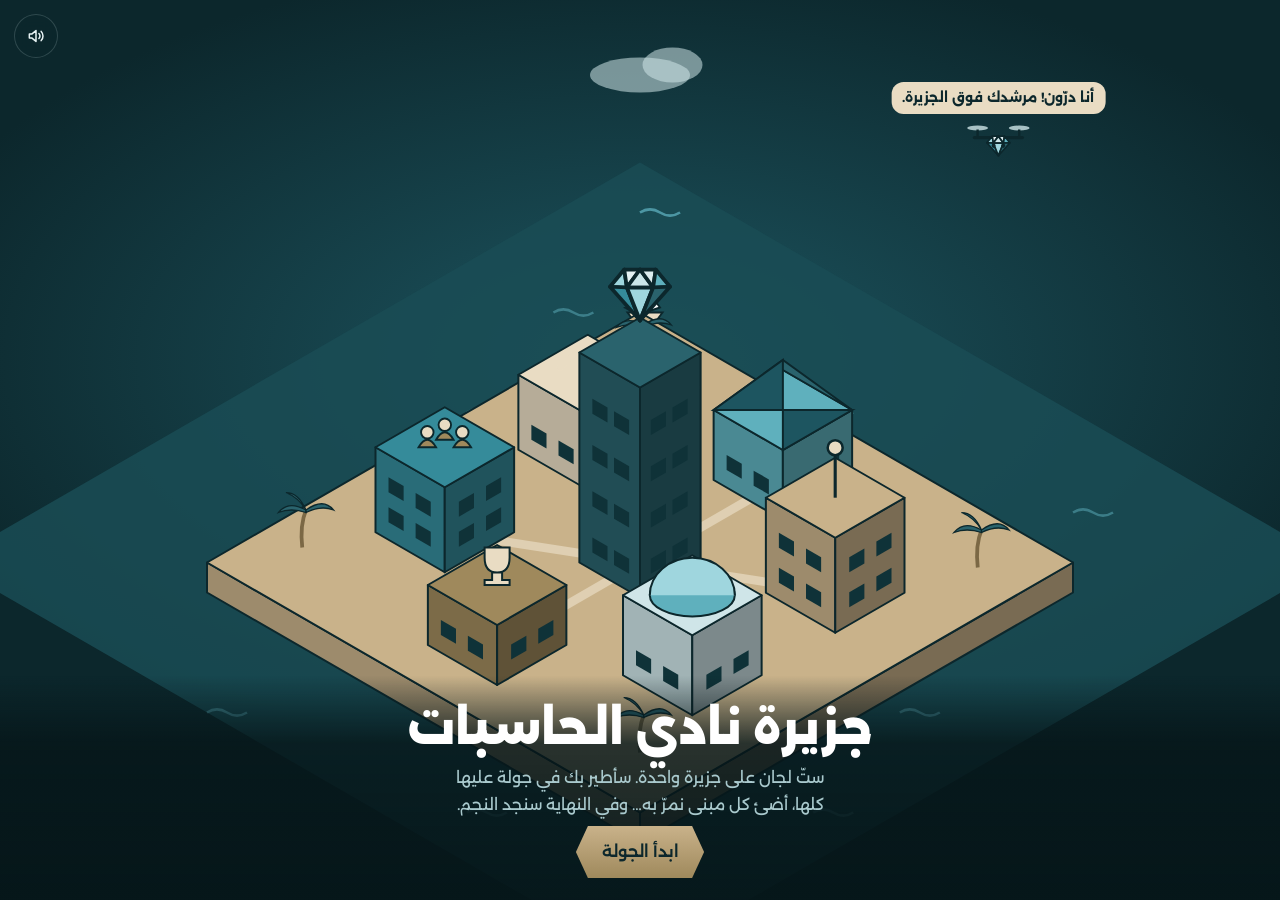
<file: island.html>
<!doctype html>
<html lang="ar" dir="rtl">
<head>
<meta charset="utf-8">
<meta name="viewport" content="width=device-width,initial-scale=1,viewport-fit=cover">
<title>جزيرة النادي</title>
<meta name="theme-color" content="#0c272c">
<link rel="icon" href="/favicon.svg" type="image/svg+xml">
<link rel="preconnect" href="https://fonts.googleapis.com">
<link rel="preconnect" href="https://fonts.gstatic.com" crossorigin>
<link rel="stylesheet" href="https://fonts.googleapis.com/css2?family=Alexandria:wght@300;400;600;800;900&display=swap">
<link rel="stylesheet" href="assets/core.css?v=bcacce79">
<style>
/* Concept م — the club as a tiny isometric island. A drone guides a tour of the six
   committee buildings; light each one, power the diamond tower, and its beam finds the
   member's committee. Layout: the island owns the screen; captions dock at the bottom. */
body { height: 100%; overflow: hidden; background: radial-gradient(80% 60% at 50% 40%, #1d5560, #0c272c 75%); user-select: none; -webkit-user-select: none; }
#world { position: fixed; inset: 0; width: 100%; height: 100%; display: block; touch-action: manipulation; }
#world .bld { cursor: pointer; }
#world .bld .win { transition: fill .5s; }
#world .bld.lit .win { fill: #e9dcc3; }
#world .bld.gold .win { fill: #fff8ea; }
#world .bld.gold .face { filter: brightness(1.18); }
#world .ring { opacity: 0; transition: opacity .4s; pointer-events: none; }
#world .bld.target .ring { opacity: 1; animation: pulse 1.4s ease-out infinite; transform-box: fill-box; transform-origin: center; }
@keyframes pulse { from { transform: scale(.8); opacity: 1; } to { transform: scale(1.5); opacity: 0; } }
#world .flag { transform: scaleY(0); transform-box: fill-box; transform-origin: bottom; transition: transform .6s cubic-bezier(.3, 1.6, .5, 1); }
#world .bld.lit .flag { transform: none; }
#world .lbl { font-family: Alexandria, sans-serif; font-weight: 800; font-size: 15px; fill: #fff; paint-order: stroke; stroke: #0c272c; stroke-width: 5px; stroke-linejoin: round; opacity: 0; transition: opacity .4s; pointer-events: none; }
#world .bld.lit .lbl, #world .bld.target .lbl { opacity: 1; }
#world.final .bld .lbl { opacity: 0; }
#world .roof { transition: transform 1.2s cubic-bezier(.3, 1.4, .5, 1); }
#world .bld.open .roof { transform: translate(-30px, -140px) rotate(-25deg); }
#world .hero { opacity: 0; transform: translateY(40px); transition: opacity .6s .5s, transform 1.2s .5s cubic-bezier(.2, 1.5, .4, 1); }
#world .bld.open .hero { opacity: 1; transform: none; }
#world .beam { stroke-dasharray: 900; stroke-dashoffset: 900; transition: stroke-dashoffset 1.4s ease-in-out; }
#world .beam.on { stroke-dashoffset: 0; }
#world .wave { animation: wave 4s ease-in-out infinite; }
@keyframes wave { 50% { transform: translateY(4px); } }
#world .boat { animation: sail 22s linear infinite; }
@keyframes sail { from { transform: translate(-320px, 120px); } to { transform: translate(320px, -60px); } }
#world .cloud { animation: drift 30s linear infinite; }
@keyframes drift { from { transform: translateX(-420px); } to { transform: translateX(420px); } }
#world .tower .core { transition: fill .6s; }
#world .tower.charged .core { fill: #e9dcc3; }
#world .tower.target .ring { opacity: 1; animation: pulse 1.4s ease-out infinite; transform-box: fill-box; transform-origin: center; }

/* drone mascot */
.drone { position: fixed; z-index: 10; width: 64px; left: 0; top: 0; margin: -60px 0 0 -32px; transition: transform 1.3s cubic-bezier(.5, 0, .2, 1); pointer-events: none; }
.drone svg { width: 100%; height: auto; animation: hover 1.6s ease-in-out infinite; }
@keyframes hover { 50% { transform: translateY(-6px); } }
.drone .rot { animation: spin .25s linear infinite; transform-box: fill-box; transform-origin: center; }
@keyframes spin { to { transform: scaleX(-1); } }
.drone .say { position: absolute; bottom: 100%; left: 50%; translate: -50% 0; margin-bottom: 6px; width: max-content; max-width: min(60vw, 230px); background: var(--sand); color: var(--abyss); font-weight: 700; font-size: .84rem; line-height: 1.45; padding: .45em .8em; border-radius: 12px; opacity: 0; transition: opacity .25s; text-align: center; }
.drone .say.show { opacity: 1; }

.cap { position: fixed; z-index: 20; inset-inline: 0; bottom: 0; display: grid; justify-items: center; gap: 8px; text-align: center;
  padding: 26px max(18px, env(safe-area-inset-right, 0px)) calc(22px + env(safe-area-inset-bottom, 0px)) max(18px, env(safe-area-inset-left, 0px));
  background: linear-gradient(180deg, transparent, rgba(6, 22, 25, .82) 30%, rgba(6, 22, 25, .95)); }
.cap[hidden] { display: none; }
.cap h1 { margin: 0; font-weight: 900; font-size: clamp(1.8rem, 7.6vw, 2.8rem); line-height: 1.2; color: #fff; text-wrap: balance; }
.cap p { margin: 0; max-width: 34ch; color: var(--ink-2); }
.chap { font-size: .78rem; color: var(--taupe-hi); font-weight: 600; }
.cname { margin: 0; font-weight: 900; font-size: clamp(1.25rem, 5.6vw, 1.7rem); color: #fff; }
.line { margin: 0; color: var(--ink); font-size: clamp(.98rem, 4vw, 1.12rem); min-height: 1.6em; }
.hint { color: var(--ink-2); font-size: .84rem; display: flex; gap: 8px; align-items: center; }
.hint i { width: 10px; height: 10px; border-radius: 50%; background: var(--sand); animation: ping 1.3s infinite; }
@keyframes ping { 0% { box-shadow: 0 0 0 0 rgba(233, 220, 195, .6); } 100% { box-shadow: 0 0 0 12px rgba(233, 220, 195, 0); } }
.stops { display: flex; gap: 6px; }
.stops b { width: 18px; height: 4px; border-radius: 2px; background: rgba(233, 220, 195, .2); }
.stops b.on { background: var(--sand); }
.reveal { display: grid; justify-items: center; gap: 8px; }
.reveal > * { animation: rise .8s var(--ease-out) both; }
.reveal > :nth-child(2) { animation-delay: .15s; } .reveal > :nth-child(n+3) { animation-delay: .3s; }
@keyframes rise { from { opacity: 0; transform: translateY(18px); } to { opacity: 1; transform: none; } }
.reveal .name { margin: 0; font-weight: 900; font-size: clamp(1.9rem, 8.4vw, 3.2rem); line-height: 1.15; color: #fff; text-wrap: balance; }
.role { display: flex; flex-wrap: wrap; justify-content: center; gap: .3em .7em; }
.role b { color: var(--taupe-hi); } .role span { color: var(--ink-2); }
.slogan { color: var(--taupe-hi) !important; font-size: .82rem; }
.actions { display: flex; flex-wrap: wrap; justify-content: center; gap: 10px; }
.actions .btn { min-height: 46px; padding: 0 1.2em; font-size: .92rem; }
</style>
</head>
<body>
<svg id="world" aria-label="جزيرة نادي الحاسبات" role="img"></svg>

<div class="drone" id="drone" aria-hidden="true">
  <p class="say" id="say"></p>
  <svg viewBox="0 0 80 60">
    <ellipse class="rot" cx="14" cy="10" rx="13" ry="3" fill="#cfe5e8" opacity=".8"/><ellipse class="rot" cx="66" cy="10" rx="13" ry="3" fill="#cfe5e8" opacity=".8"/>
    <path d="M14 12 V20 M66 12 V20" stroke="#0c272c" stroke-width="3"/>
    <path d="M10 22 H70" stroke="#0c272c" stroke-width="4" stroke-linecap="round"/>
    <g transform="translate(22 18) scale(.18)" stroke="#0c272c" stroke-width="12" stroke-linejoin="round"><polygon points="58,12 20,58 65,60" fill="#9fd6de"/><polygon points="58,12 100,12 65,60" fill="#e4f1f2"/><polygon points="100,12 65,60 135,60" fill="#cbe6e9"/><polygon points="100,12 142,12 135,60" fill="#dcecee"/><polygon points="142,12 180,58 135,60" fill="#5fb0bd"/><polygon points="20,58 65,60 100,148" fill="#358b9a"/><polygon points="65,60 135,60 100,148" fill="#9fd6de"/><polygon points="135,60 180,58 100,148" fill="#2a636d"/></g>
    <ellipse cx="34" cy="32" rx="2.4" ry="3" fill="#0c272c"/><ellipse cx="46" cy="32" rx="2.4" ry="3" fill="#0c272c"/>
  </svg>
</div>

<section class="cap" id="intro">
  <h1>جزيرة نادي الحاسبات</h1>
  <p id="introText"></p>
  <button class="btn btn--gold" id="startBtn" type="button"></button>
</section>
<section class="cap" id="tour" hidden>
  <span class="chap" id="chap"></span>
  <p class="cname" id="cname"></p>
  <p class="line" id="line" aria-live="polite"></p>
  <span class="hint" id="hint"><i></i><span id="hintText"></span></span>
  <div class="stops" id="stops" aria-hidden="true"></div>
</section>
<section class="cap reveal" id="reveal" hidden>
  <h2 class="name" id="name"></h2>
  <div class="role"><b id="rTitle"></b><span id="rComm"></span></div>
  <p id="msg"></p>
  <p class="slogan" id="slogan"></p>
  <div class="actions">
    <button class="btn btn--gold" id="saveBtn" type="button"><svg viewBox="0 0 24 24" fill="none" stroke="currentColor" stroke-width="2" stroke-linecap="round" stroke-linejoin="round" aria-hidden="true"><path d="M12 4v11m0 0-4.5-4.5M12 15l4.5-4.5M5 19.5h14"/></svg><span id="saveLabel"></span></button>
    <button class="btn btn--ghost" id="shareBtn" type="button"><svg viewBox="0 0 24 24" fill="none" stroke="currentColor" stroke-width="2" stroke-linecap="round" stroke-linejoin="round" aria-hidden="true"><path d="M8.6 13.5l6.8 4M15.4 6.5l-6.8 4"/><circle cx="18" cy="5" r="2.6"/><circle cx="6" cy="12" r="2.6"/><circle cx="18" cy="19" r="2.6"/></svg>مشاركة</button>
    <button class="btn btn--ghost" id="againBtn" type="button">من جديد</button>
  </div>
</section>

<script src="assets/core.js?v=8bef0c1b"></script>
<script>
(function () {
  var S = window.SOTM, m = S.member, G = S.G, $ = S.$;
  S.sound.mountButton();
  var NS = 'http://www.w3.org/2000/svg', U = 40, C30 = Math.cos(Math.PI / 6);
  function iso(x, y, z) { return [(x - y) * C30 * U, (x + y) * .5 * U - (z || 0) * U]; }
  function pts(arr) { return arr.map(function (p) { return p[0].toFixed(1) + ',' + p[1].toFixed(1); }).join(' '); }
  function shade(hex, k) { var n = parseInt(hex.slice(1), 16), r = n >> 16, g = n >> 8 & 255, b = n & 255; var f = function (v) { return Math.max(0, Math.min(255, Math.round(v * k))); }; return 'rgb(' + f(r) + ',' + f(g) + ',' + f(b) + ')'; }
  function box(x, y, w, d, h, col, z0) {
    z0 = z0 || 0;
    var top = [iso(x, y, z0 + h), iso(x + w, y, z0 + h), iso(x + w, y + d, z0 + h), iso(x, y + d, z0 + h)];
    var left = [iso(x, y + d, z0), iso(x + w, y + d, z0), iso(x + w, y + d, z0 + h), iso(x, y + d, z0 + h)];
    var right = [iso(x + w, y, z0), iso(x + w, y + d, z0), iso(x + w, y + d, z0 + h), iso(x + w, y, z0 + h)];
    return '<polygon class="face" points="' + pts(left) + '" fill="' + shade(col, .78) + '" stroke="#0c272c" stroke-width="1.6" stroke-linejoin="round"/>' +
      '<polygon class="face" points="' + pts(right) + '" fill="' + shade(col, .6) + '" stroke="#0c272c" stroke-width="1.6" stroke-linejoin="round"/>' +
      '<polygon class="face" points="' + pts(top) + '" fill="' + col + '" stroke="#0c272c" stroke-width="1.6" stroke-linejoin="round"/>';
  }
  function windows(x, y, w, d, h, rows) {
    var s = '';
    for (var r = 0; r < rows; r++) for (var k = 0; k < 2; k++) {
      var zz = .35 + r * (h - .5) / Math.max(1, rows), xx = x + .3 + k * (w - .6) / 1.6;
      var a = iso(xx, y + d, zz), b = iso(xx + .35, y + d, zz), c = iso(xx + .35, y + d, zz + .3), e = iso(xx, y + d, zz + .3);
      s += '<polygon class="win" points="' + pts([a, b, c, e]) + '" fill="#0f3238"/>';
      var yy = y + .3 + k * (d - .6) / 1.6;
      a = iso(x + w, yy, zz); b = iso(x + w, yy + .35, zz); c = iso(x + w, yy + .35, zz + .3); e = iso(x + w, yy, zz + .3);
      s += '<polygon class="win" points="' + pts([a, b, c, e]) + '" fill="#0f3238"/>';
    }
    return s;
  }

  /* committees: the member's comes last on the tour */
  var LINES = {
    'لجنة جودة الحياة': 'هنا يحرصون أن يكون النادي مكانًا يُحَب.',
    'اللجنة الإعلامية': 'من هنا تخرج كل صورة وكل خبر عن النادي.',
    'اللجنة العلمية': 'هنا تولد الورش والأفكار التقنية.',
    'لجنة المسابقات والأنشطة الرياضية': 'هنا التحدّي والحماس… والكؤوس.',
    'لجنة الموارد البشرية': 'هنا يعرفون كل عضو، ويهتمّون به.',
    'لجنة الرعايات والشراكات': 'ومن هنا تُبنى الجسور مع الشركاء.'
  };
  var COMMS = [];
  S.MEMBERS.forEach(function (x) { if (COMMS.indexOf(x.committee) < 0) COMMS.push(x.committee); });
  var COLORS = ['#5fb0bd', '#c9b28a', '#cfe5e8', '#9f895c', '#358b9a', '#e9dcc3'];
  var mine = COMMS.indexOf(m.committee);
  var ORDER = COMMS.map(function (_, i) { return i; }).filter(function (i) { return i !== mine; });
  if (mine >= 0) ORDER.push(mine);

  /* ---------- build the island ---------- */
  var world = $('#world');
  world.setAttribute('viewBox', '-400 -250 800 720');
  world.setAttribute('preserveAspectRatio', 'xMidYMid meet');
  var g = '';
  // sea
  g += '<g class="wave"><polygon points="' + pts([iso(-3, -3), iso(13, -3), iso(13, 13), iso(-3, 13)]) + '" fill="#1a4d55" opacity=".85"/>';
  for (var k = 0; k < 18; k++) { var a = iso(-2 + (k * 7) % 16, -2 + (k * 5) % 16, 0); g += '<path d="M' + a[0] + ' ' + a[1] + ' q8 -5 16 0 q8 5 16 0" stroke="#5fb0bd" stroke-width="2" fill="none" opacity=".5"/>'; }
  g += '</g>';
  g += '<g class="boat"><path d="M-10 0 h28 l-6 8 h-16z" fill="#e9dcc3" stroke="#0c272c" stroke-width="1.5"/><path d="M4 0 v-20 l12 16z" fill="#fff" stroke="#0c272c" stroke-width="1.5"/></g>';
  // island slab
  g += box(0, 0, 10, 10, .6, '#c9b28a', -.6).replace(/class="face" /g, '');
  g += '<polygon points="' + pts([iso(.4, .4), iso(9.6, .4), iso(9.6, 9.6), iso(.4, 9.6)]) + '" fill="#9fc8a8" opacity=".0"/>';
  // paths to the centre
  var CX = 5, CY = 5, LOTS = [];
  for (k = 0; k < 6; k++) { var an = -Math.PI / 2 + k * Math.PI / 3; LOTS.push([CX + Math.cos(an) * 3.3 - .8, CY + Math.sin(an) * 3.3 - .8]); }
  LOTS.forEach(function (l) { g += '<line x1="' + iso(CX, CY)[0] + '" y1="' + iso(CX, CY)[1] + '" x2="' + iso(l[0] + .8, l[1] + .8)[0] + '" y2="' + iso(l[0] + .8, l[1] + .8)[1] + '" stroke="#e9dcc3" stroke-width="7" stroke-linecap="round" opacity=".7"/>'; });
  // palm trees sprinkled
  [[.8, 8.6], [9, 1.2], [8.8, 8.8], [1, 1]].forEach(function (p) { var b = iso(p[0], p[1]); g += '<g transform="translate(' + b[0] + ' ' + b[1] + ')"><path d="M0 0 q-2 -18 3 -30" stroke="#7b6845" stroke-width="3" fill="none"/><g fill="#2a636d" stroke="#0c272c" stroke-width="1"><path d="M3 -30 q-14 -8 -22 2 q10 -4 22 0z"/><path d="M3 -30 q14 -10 22 0 q-10 -4 -22 2z"/><path d="M3 -30 q-6 -14 -16 -14 q10 4 16 14z"/></g></g>'; });

  // buildings, painted back-to-front
  var items = [];
  COMMS.forEach(function (name, i) { items.push({ kind: 'b', i: i, x: LOTS[i][0], y: LOTS[i][1] }); });
  items.push({ kind: 't', x: CX - .7, y: CY - .7 });
  items.sort(function (a, b) { return (a.x + a.y) - (b.x + b.y); });
  items.forEach(function (it) {
    if (it.kind === 't') {
      var tx = it.x, ty = it.y, top = iso(tx + .7, ty + .7, 5.2);
      g += '<g class="tower" id="tower">' + box(tx, ty, 1.4, 1.4, 4.2, '#2a636d') + windows(tx, ty, 1.4, 1.4, 4.2, 4) +
        '<g transform="translate(' + (top[0] - 30) + ' ' + (top[1] - 30) + ') scale(.3)" stroke="#0c272c" stroke-width="10" stroke-linejoin="round"><polygon class="core" points="58,12 20,58 65,60" fill="#9fd6de"/><polygon class="core" points="58,12 100,12 65,60" fill="#e4f1f2"/><polygon class="core" points="100,12 65,60 135,60" fill="#cbe6e9"/><polygon class="core" points="100,12 142,12 135,60" fill="#dcecee"/><polygon class="core" points="142,12 180,58 135,60" fill="#5fb0bd"/><polygon class="core" points="20,58 65,60 100,148" fill="#358b9a"/><polygon class="core" points="65,60 135,60 100,148" fill="#9fd6de"/><polygon class="core" points="135,60 180,58 100,148" fill="#2a636d"/></g>' +
        '<ellipse class="ring" cx="' + iso(tx + .7, ty + .7)[0] + '" cy="' + iso(tx + .7, ty + .7)[1] + '" rx="60" ry="30" fill="none" stroke="#e9dcc3" stroke-width="3"/></g>';
      return;
    }
    var i = it.i, x = it.x, y = it.y, h = [1.4, 1.9, 1.6, 1.2, 1.7, 1.5][i], col = COLORS[i];
    var roofTop = iso(x + .8, y + .8, h), flagBase = iso(x + 1.3, y + .3, h);
    var roof = '';
    if (i === 0) roof = '<polygon points="' + pts([iso(x, y, h), iso(x + 1.6, y, h), iso(x + .8, y + .8, h + 1), iso(x, y + 1.6, h)]) + '" fill="#2a636d" stroke="#0c272c" stroke-width="1.6"/><polygon points="' + pts([iso(x + 1.6, y, h), iso(x + 1.6, y + 1.6, h), iso(x + .8, y + .8, h + 1), iso(x, y + 1.6, h)]) + '" fill="#1d5560" stroke="#0c272c" stroke-width="1.6"/>';
    else if (i === 1) roof = '<path d="M' + roofTop[0] + ' ' + roofTop[1] + ' v-38" stroke="#0c272c" stroke-width="2.5"/><circle cx="' + roofTop[0] + '" cy="' + (roofTop[1] - 40) + '" r="6" fill="#e9dcc3" stroke="#0c272c" stroke-width="2"/>';
    else if (i === 2) roof = '<ellipse cx="' + roofTop[0] + '" cy="' + roofTop[1] + '" rx="34" ry="17" fill="#5fb0bd" stroke="#0c272c" stroke-width="1.6"/><path d="M' + (roofTop[0] - 34) + ' ' + roofTop[1] + ' a34 30 0 0 1 68 0" fill="#9fd6de" stroke="#0c272c" stroke-width="1.6"/>';
    else if (i === 3) roof = '<g transform="translate(' + roofTop[0] + ' ' + (roofTop[1] - 6) + ')"><path d="M-10 -24 h20 v8 q0 12 -10 12 q-10 0 -10 -12z M-4 -4 h8 v6 h6 v4 h-20 v-4 h6z" fill="#e9dcc3" stroke="#0c272c" stroke-width="1.6"/></g>';
    else if (i === 4) roof = [[-14, 0], [0, -6], [14, 0]].map(function (o) { return '<circle cx="' + (roofTop[0] + o[0]) + '" cy="' + (roofTop[1] - 12 + o[1]) + '" r="5" fill="#e9dcc3" stroke="#0c272c" stroke-width="1.5"/><path d="M' + (roofTop[0] + o[0] - 7) + ' ' + (roofTop[1] + o[1]) + ' q7 -12 14 0z" fill="#9f895c" stroke="#0c272c" stroke-width="1.5"/>'; }).join('');
    else roof = '<path d="M' + (roofTop[0] - 22) + ' ' + (roofTop[1] - 6) + ' q22 -26 44 0" fill="none" stroke="#e9dcc3" stroke-width="5" stroke-linecap="round"/>';
    var lab = iso(x + .8, y + .8, h + 1.6);
    g += '<g class="bld" data-i="' + i + '" role="button" aria-label="' + COMMS[i] + '">' +
      '<ellipse class="ring" cx="' + iso(x + .8, y + .8)[0] + '" cy="' + iso(x + .8, y + .8)[1] + '" rx="58" ry="29" fill="none" stroke="#e9dcc3" stroke-width="3"/>' +
      box(x, y, 1.6, 1.6, h, col) + windows(x, y, 1.6, 1.6, h, h > 1.6 ? 2 : 1) +
      '<g class="hero"><g transform="translate(' + (roofTop[0] - 12) + ' ' + (roofTop[1] - 64) + ')"><circle cx="12" cy="10" r="9" fill="#e9dcc3" stroke="#0c272c" stroke-width="2"/><path d="M0 44 q12 -34 24 0z" fill="#c9b28a" stroke="#0c272c" stroke-width="2"/><g transform="translate(-6 -30) scale(.18)" stroke="#0c272c" stroke-width="10"><polygon points="58,12 20,58 65,60" fill="#fff8ea"/><polygon points="58,12 100,12 65,60" fill="#fff"/><polygon points="100,12 65,60 135,60" fill="#fff8ea"/><polygon points="100,12 142,12 135,60" fill="#fff"/><polygon points="142,12 180,58 135,60" fill="#e9dcc3"/><polygon points="20,58 65,60 100,148" fill="#c9b28a"/><polygon points="65,60 135,60 100,148" fill="#e9dcc3"/><polygon points="135,60 180,58 100,148" fill="#9f895c"/></g></g></g>' +
      '<g class="roof">' + roof + '</g>' +
      '<g class="flag"><path d="M' + flagBase[0] + ' ' + flagBase[1] + ' v-30" stroke="#0c272c" stroke-width="2"/><path d="M' + flagBase[0] + ' ' + (flagBase[1] - 30) + ' l16 5 -16 5z" fill="#e9dcc3" stroke="#0c272c" stroke-width="1.5"/></g>' +
      '<text class="lbl" x="' + lab[0] + '" y="' + lab[1] + '" text-anchor="middle">' + COMMS[i].replace('لجنة ', '').replace('اللجنة ', '') + '</text></g>';
  });
  g += '<line class="beam" id="beam" stroke="#fff8ea" stroke-width="6" stroke-linecap="round" opacity=".9"/>';
  g += '<g class="cloud"><g transform="translate(0 -190)"><ellipse rx="40" ry="14" fill="#cfe5e8" opacity=".55"/><ellipse cx="26" cy="-8" rx="24" ry="14" fill="#cfe5e8" opacity=".55"/></g></g>';
  world.innerHTML = g;

  /* ---------- geometry helpers ---------- */
  function screenOf(el) { var b = el.getBoundingClientRect(); return { x: b.left + b.width / 2, y: b.top + b.height * .35 }; }
  var drone = $('#drone'), say = $('#say');
  function droneTo(p) { drone.style.transform = 'translate(' + p.x + 'px,' + p.y + 'px)'; }
  function speak(t, ms) { say.textContent = t; say.classList.add('show'); clearTimeout(speak.h); if (ms) speak.h = setTimeout(function () { say.classList.remove('show'); }, ms); }
  droneTo({ x: innerWidth * .78, y: innerHeight * .2 });

  $('#introText').textContent = G('ستّ لجان على جزيرة واحدة. سأطير بكِ في جولة عليها كلها، أضيئي كل مبنى نمرّ به… وفي النهاية سنجد النجم.',
    'ستّ لجان على جزيرة واحدة. سأطير بك في جولة عليها كلها، أضئ كل مبنى نمرّ به… وفي النهاية سنجد النجم.');
  $('#startBtn').textContent = G('ابدئي الجولة', 'ابدأ الجولة');
  $('#hintText').textContent = G('المسي المبنى المضيء لتُشعليه', 'المس المبنى المضيء لتُشعله');
  $('#name').textContent = m.name;
  $('#rTitle').textContent = m.title; $('#rComm').textContent = m.committee + ' · ' + S.CONFIG.month + ' ' + S.CONFIG.year;
  $('#msg').textContent = G('من بين ست لجان وجزيرة كاملة، وجد البرج طريقه إليكِ. شكرًا لأنكِ منّا.', 'من بين ست لجان وجزيرة كاملة، وجد البرج طريقه إليك. شكرًا لأنك منّا.');
  $('#slogan').textContent = S.CONFIG.slogan;
  $('#saveLabel').textContent = G('احفظي البطاقة', 'احفظ البطاقة');
  ORDER.concat([-1]).forEach(function () { $('#stops').appendChild(document.createElement('b')); });
  setTimeout(function () { speak('أنا درّون! مرشدك فوق الجزيرة.', 3200); }, 700);

  var step = -1, phase = 'intro';
  function bld(i) { return world.querySelector('.bld[data-i="' + i + '"]'); }
  function stops(n) { S.$$('#stops b').forEach(function (b, k) { b.classList.toggle('on', k < n); }); }

  function goStop(n) {
    step = n; stops(n);
    S.$$('.bld').forEach(function (b) { b.classList.remove('target'); });
    var last = n === ORDER.length - 1 && mine >= 0;
    if (n < ORDER.length - (mine >= 0 ? 1 : 0)) {
      phase = 'visit';
      var i = ORDER[n], b = bld(i); b.classList.add('target');
      $('#chap').textContent = 'المحطة ' + '١٢٣٤٥٦٧'[n] + ' من ' + '٧';
      $('#cname').textContent = COMMS[i];
      $('#line').textContent = '';
      $('#hintText').textContent = G('المسي المبنى المضيء لتُشعليه', 'المس المبنى المضيء لتُشعله');
      droneTo(screenOf(b)); S.sound.play('whoosh');
    } else {
      // all others are lit: power the tower
      phase = 'tower';
      var t = $('#tower'); t.classList.add('target');
      $('#chap').textContent = 'المحطة ٦ من ٧';
      $('#cname').textContent = 'برج الماس';
      $('#line').textContent = 'كل اللجان أضاءت… والبرج الآن يبحث عن النجم.';
      $('#hintText').textContent = G('المسي البرج لتشغّليه', 'المس البرج لتشغّله');
      droneTo(screenOf(t)); S.sound.play('whoosh');
      speak('شغّل البرج!'.replace('شغّل', G('شغّلي', 'شغّل')), 2400);
    }
  }

  world.addEventListener('click', function (e) {
    var b = e.target.closest('.bld'), t = e.target.closest('.tower');
    if (phase === 'visit' && b && b.classList.contains('target')) return lightUp(b);
    if (phase === 'tower' && t) return powerTower();
    if (phase === 'final' && b && b.classList.contains('target')) return openStar(b);
    if (phase === 'visit' && b && !b.classList.contains('target')) speak(b.classList.contains('lit') ? 'زرناه من قبل!' : 'ليس بعد، اتبعني!', 1500);
  });

  function lightUp(b) {
    phase = 'busy';
    b.classList.remove('target'); b.classList.add('lit');
    S.sound.play('lock'); S.sound.play('ping', .8 + step * .12); S.buzz(25);
    var p = screenOf(b); S.burst(p.x, p.y, 24, { speed: 6 });
    var i = +b.dataset.i;
    $('#line').textContent = LINES[COMMS[i]] || 'لجنة تصنع الفرق.';
    speak(['أضاءت!', 'جميل!', 'رائع!', 'مبنى آخر يضيء!', 'تكاد الجزيرة تكتمل!'][step % 5], 1600);
    setTimeout(function () { goStop(step + 1); }, 2600);
  }

  function powerTower() {
    phase = 'busy';
    var t = $('#tower'); t.classList.remove('target'); t.classList.add('charged');
    S.sound.play('reveal'); S.buzz([30, 30, 60]);
    var tp = screenOf(t); S.burst(tp.x, tp.y, 40, { speed: 8 });
    $('#line').textContent = 'البرج يبحث…';
    if (mine < 0) { setTimeout(function () { finale(null); }, 1400); return; }
    var target = bld(mine), beam = $('#beam');
    var top = iso(CX, CY, 5.4), dest = iso(LOTS[mine][0] + .8, LOTS[mine][1] + .8, 2.2);
    beam.setAttribute('x1', top[0]); beam.setAttribute('y1', top[1]); beam.setAttribute('x2', dest[0]); beam.setAttribute('y2', dest[1]);
    setTimeout(function () { beam.classList.add('on'); S.sound.play('whoosh'); }, 700);
    setTimeout(function () {
      target.classList.add('gold', 'target');
      phase = 'final'; stops(ORDER.length);
      $('#chap').textContent = 'المحطة ٧ من ٧';
      $('#cname').textContent = m.committee;
      $('#line').textContent = G('وجدها البرج! النجم هنا.', 'وجده البرج! النجم هنا.');
      $('#hintText').textContent = G('المسي المبنى الذهبي', 'المس المبنى الذهبي');
      droneTo(screenOf(target));
      speak(G('هنا تسكن نجمتنا!', 'هنا يسكن نجمنا!'), 2600);
    }, 2300);
  }

  function openStar(b) {
    phase = 'done';
    b.classList.remove('target'); b.classList.add('open', 'lit');
    finale(b);
  }
  function finale(b) {
    S.sound.play('thud'); setTimeout(function () { S.sound.play('reveal'); }, 300); S.buzz([60, 40, 120]);
    var p = b ? screenOf(b) : screenOf($('#tower'));
    setTimeout(function () { S.burst(p.x, p.y - 40, 120, { speed: 12, lift: 5, colors: ['#fff8ea', '#e9dcc3', '#c9b28a', '#5fb0bd', '#ffffff'] }); }, 600);
    speak(G('ألف مبروك يا ' + m.first + '!', 'ألف مبروك يا ' + m.first + '!'), 4000);
    // zoom the camera toward the building
    world.classList.add('final');
    if (b) {
      // frame the building in the top part of the screen, above the reveal panel
      var c = iso(LOTS[mine][0] + .8, LOTS[mine][1] + .8, 1.5), aspect = innerHeight / innerWidth;
      var w = aspect > 1 ? 330 : 520, h = w * aspect;
      var from = (world.getAttribute('viewBox') || '-400 -250 800 720').split(' ').map(Number);
      animateViewBox(from, [c[0] - w / 2, c[1] - h * (aspect > 1 ? .3 : .38), w, h], 1600);
    }
    setTimeout(function () { $('#tour').hidden = true; $('#reveal').hidden = false; }, 1800);
  }
  function animateViewBox(a, z, ms) {
    var t0 = performance.now();
    (function f(t) { var k = Math.min(1, (t - t0) / ms), e = 1 - Math.pow(1 - k, 3); world.setAttribute('viewBox', a.map(function (v, i) { return (v + (z[i] - v) * e).toFixed(1); }).join(' ')); if (k < 1) requestAnimationFrame(f); else droneTo({ x: innerWidth * .8, y: innerHeight * .15 }); })(t0);
  }

  $('#startBtn').addEventListener('click', function () {
    S.sound.unlock(); S.sound.startMusic(); S.sound.play('open');
    $('#intro').hidden = true; $('#tour').hidden = false;
    goStop(0);
  });
  addEventListener('resize', function () { if (step >= 0 && phase !== 'done') { var t = world.querySelector('.target'); if (t) droneTo(screenOf(t)); } });
  if (/[?&]debug\b/.test(location.search)) window.__go = function () { var t = world.querySelector('.bld.target') || ($('#tower').classList.contains('target') ? $('#tower') : null); if (t) t.dispatchEvent(new MouseEvent('click', { bubbles: true })); };
  $('#againBtn').addEventListener('click', function () { location.reload(); });

  /* ---------- share card: the island itself ---------- */
  function buildCard() {
    return S.fontsReady(['900 80px Alexandria', '400 40px Alexandria']).then(function () {
      var clone = world.cloneNode(true);
      clone.setAttribute('viewBox', '-400 -250 800 720'); clone.setAttribute('xmlns', NS); clone.setAttribute('width', '1000'); clone.setAttribute('height', '900');
      S.$$('.lbl', clone).forEach(function (l) { l.remove(); });
      S.$$('.bld', clone).forEach(function (b) { b.classList.remove('target'); });
      var css = '.ring{display:none}.bld.lit .win,.bld.gold .win{fill:#e9dcc3}.flag{display:none}.bld.lit .flag{display:inline}.hero{display:none}.bld.open .hero{display:inline}.bld.open .roof{transform:translate(-30px,-140px) rotate(-25deg)}.beam{stroke-dasharray:none}.boat,.cloud{display:none}';
      clone.insertAdjacentHTML('afterbegin', '<style>' + css + '</style>');
      return new Promise(function (res) { var im = new Image(); im.onload = function () { res(im); }; im.onerror = function () { res(null); }; im.src = 'data:image/svg+xml;charset=utf-8,' + encodeURIComponent(new XMLSerializer().serializeToString(clone)); });
    }).then(function (im) {
      var W = 1080, H = 1920, c = document.createElement('canvas'); c.width = W; c.height = H; var x = c.getContext('2d');
      var bg = x.createRadialGradient(540, 620, 50, 540, 700, 1100); bg.addColorStop(0, '#1d5560'); bg.addColorStop(1, '#0c272c'); x.fillStyle = bg; x.fillRect(0, 0, W, H);
      if (im) x.drawImage(im, 40, 120, 1000, 900);
      x.direction = 'rtl'; x.textAlign = 'center';
      var fs = S.fitText(x, m.name, 960, 110, '900', 'Alexandria');
      x.fillStyle = '#fff'; x.font = '900 ' + fs + 'px Alexandria'; x.fillText(m.name, 540, 1200);
      x.fillStyle = '#c9b28a'; x.font = '800 56px Alexandria'; x.fillText(m.title, 540, 1295);
      x.fillStyle = '#cfe5e8'; x.font = '400 40px Alexandria'; S.wrapLines(x, m.committee, 900).forEach(function (l, j) { x.fillText(l, 540, 1370 + j * 54); });
      x.fillStyle = '#a9c9cd'; x.font = '400 34px Alexandria'; x.fillText('جزيرة ' + S.CONFIG.club + ' · ' + S.CONFIG.month + ' ' + S.CONFIG.year, 540, 1600);
      x.fillStyle = '#e9dcc3'; x.font = '600 36px Alexandria'; x.fillText(S.CONFIG.slogan, 540, 1720);
      return c;
    });
  }
  $('#saveBtn').addEventListener('click', function () { S.sound.play('blip'); buildCard().then(function (c) { return S.saveCanvas(c); }); });
  $('#shareBtn').addEventListener('click', function () { S.sound.play('blip'); buildCard().then(function (c) { return S.shareCanvas(c); }); });
})();
</script>
</body>
</html>
</file>
<file: assets/core.css>
/* نجوم الشهر — shared tokens & chrome
   Single committed world: the Diamond Era palette on a night-teal ground.
   The page is always dark by design (opened at night, from a chat, on a phone). */
:root {
  --abyss: #0c272c;      /* Dark Cyan  */
  --abyss-2: #0f3238;
  --deep: #2a636d;       /* Deep Teal  */
  --teal: #358b9a;       /* Teal Blue  */
  --taupe: #9f895c;      /* Taupe Brown */
  --taupe-hi: #c9b28a;
  --sand: #e9dcc3;
  --mist: #cfe5e8;
  --white: #ffffff;
  --ink: #e8f3f4;        /* body text on abyss */
  --ink-2: #a9c9cd;      /* secondary text, teal-tinted */
  --line: rgba(207, 229, 232, 0.18);
  --font-ar: 'Alexandria', 'Noto Kufi Arabic', 'Segoe UI', Tahoma, sans-serif;
  --font-cal: 'Aref Ruqaa', 'Alexandria', serif;
  --font-mono: 'JetBrains Mono', ui-monospace, 'Cascadia Mono', Consolas, monospace;
  --ease-out: cubic-bezier(.16, 1, .3, 1);
  --ease-io: cubic-bezier(.65, 0, .35, 1);
  color-scheme: dark;
}
@media (prefers-color-scheme: light) { :root:not([data-theme="dark"]) { color-scheme: dark; } }
:root[data-theme="light"] { color-scheme: dark; }

* { box-sizing: border-box; }
html, body { height: 100%; }
html { overflow-x: clip; }
[hidden] { display: none !important; }
body {
  margin: 0;
  background: var(--abyss);
  color: var(--ink);
  font-family: var(--font-ar);
  font-size: 16px;
  line-height: 1.7;
  -webkit-font-smoothing: antialiased;
  -webkit-tap-highlight-color: transparent;
  overflow-x: clip;
}
::selection { background: var(--taupe); color: var(--abyss); }
:focus-visible { outline: 2px solid var(--taupe-hi); outline-offset: 3px; }
button { font: inherit; color: inherit; }

/* ---------- Faceted buttons (cut corners, like a girdle) ---------- */
.btn {
  --cut: 12px;
  position: relative;
  display: inline-flex; align-items: center; justify-content: center; gap: .55em;
  min-height: 52px; padding: 0 1.6em;
  border: 0; cursor: pointer;
  font-weight: 600; font-size: 1rem; letter-spacing: 0;
  clip-path: polygon(var(--cut) 0, calc(100% - var(--cut)) 0, 100% 50%, calc(100% - var(--cut)) 100%, var(--cut) 100%, 0 50%);
  transition: transform .4s var(--ease-out), filter .3s, background-color .3s;
  touch-action: manipulation;
}
.btn svg { width: 18px; height: 18px; flex: none; }
.btn--primary { background: linear-gradient(180deg, #fff 0%, var(--mist) 100%); color: var(--abyss); }
.btn--gold { background: linear-gradient(180deg, var(--taupe-hi) 0%, var(--taupe) 100%); color: var(--abyss); }
.btn--ghost { background: rgba(207, 229, 232, .08); color: var(--ink); box-shadow: inset 0 0 0 1px var(--line); }
.btn:hover { transform: translateY(-2px); filter: brightness(1.06); }
.btn:active { transform: translateY(1px) scale(.98); }
.btn[disabled] { opacity: .45; cursor: default; transform: none; }

/* ---------- Sound toggle ---------- */
.sound-btn {
  position: fixed; z-index: 50;
  top: calc(14px + env(safe-area-inset-top, 0px));
  left: max(14px, env(safe-area-inset-left, 0px));
  width: 44px; height: 44px; border-radius: 50%;
  display: grid; place-items: center;
  border: 1px solid var(--line); background: rgba(12, 39, 44, .55);
  -webkit-backdrop-filter: blur(8px); backdrop-filter: blur(8px);
  color: var(--ink); cursor: pointer;
}
.sound-btn .x { display: none; }
.sound-btn[aria-pressed="false"] .x { display: inline; }
.sound-btn[aria-pressed="false"] .w1, .sound-btn[aria-pressed="false"] .w2 { display: none; }

/* ---------- Toast & image sheet ---------- */
.sotm-toast {
  position: fixed; z-index: 80; left: 50%; bottom: calc(24px + env(safe-area-inset-bottom, 0px));
  transform: translate(-50%, 20px); opacity: 0; pointer-events: none;
  max-width: calc(100% - 32px);
  background: var(--sand); color: var(--abyss); font-weight: 600; font-size: .92rem;
  padding: .7em 1.2em; border-radius: 10px;
  box-shadow: 0 12px 30px rgba(0, 0, 0, .35);
  transition: opacity .3s, transform .5s var(--ease-out);
  overflow-wrap: anywhere;
}
.sotm-toast.show { opacity: 1; transform: translate(-50%, 0); }
.sotm-sheet {
  position: fixed; inset: 0; z-index: 90; display: grid; place-items: center;
  padding: 24px max(16px, env(safe-area-inset-left, 0px));
  background: rgba(6, 22, 25, .82); -webkit-backdrop-filter: blur(6px); backdrop-filter: blur(6px);
  opacity: 0; pointer-events: none; transition: opacity .3s;
}
.sotm-sheet.open { opacity: 1; pointer-events: auto; }
.sotm-sheet__panel { display: grid; gap: 14px; justify-items: center; max-width: 360px; width: 100%; }
.sotm-sheet__panel img { width: 100%; max-height: 66vh; object-fit: contain; border-radius: 14px; box-shadow: 0 24px 60px rgba(0, 0, 0, .5); }
.sotm-sheet__panel p { margin: 0; text-align: center; color: var(--ink-2); font-size: .92rem; }
.sotm-sheet__close { min-height: 46px; padding: 0 2em; border-radius: 99px; border: 0; background: var(--mist); color: var(--abyss); font-weight: 700; cursor: pointer; }

/* word-by-word reveal helper */
.w { display: inline-block; }

@media (prefers-reduced-motion: reduce) {
  *, *::before, *::after { animation-duration: .01ms !important; animation-iteration-count: 1 !important; transition-duration: .01ms !important; }
}
</file>
